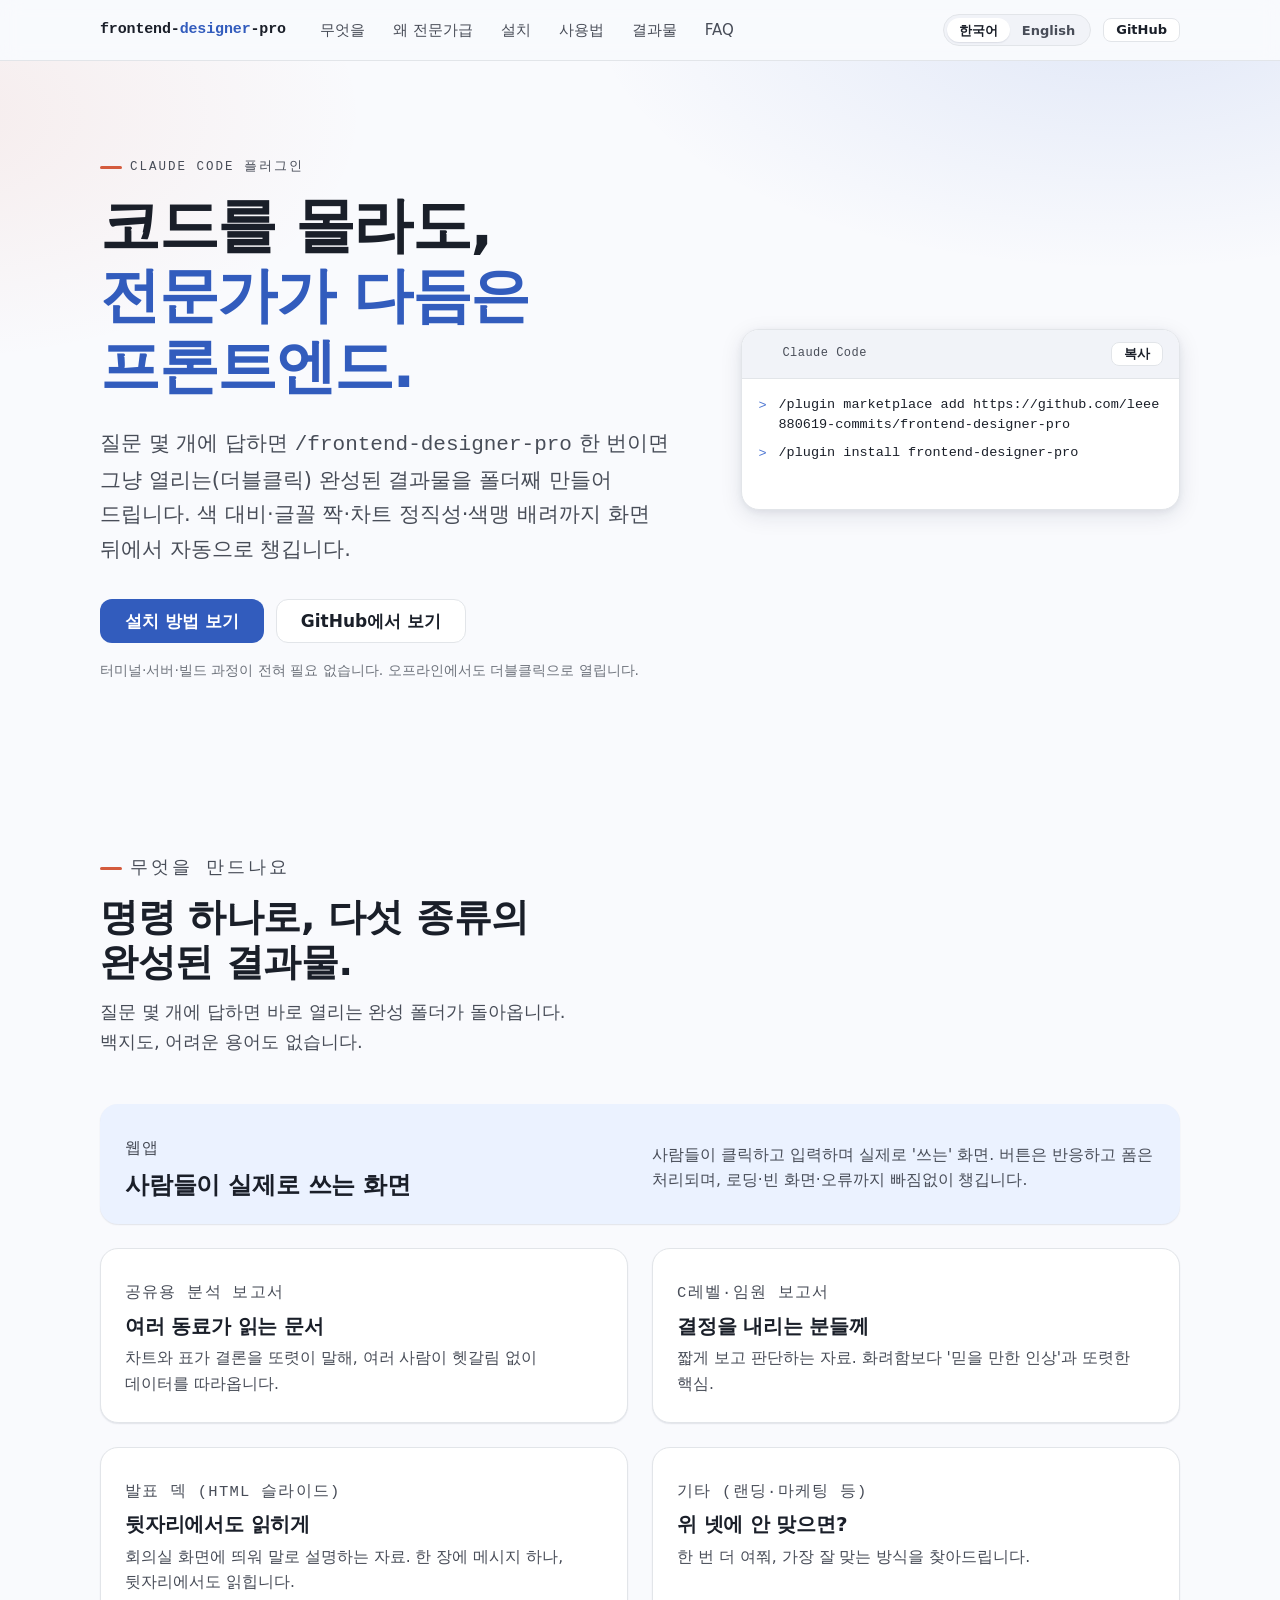
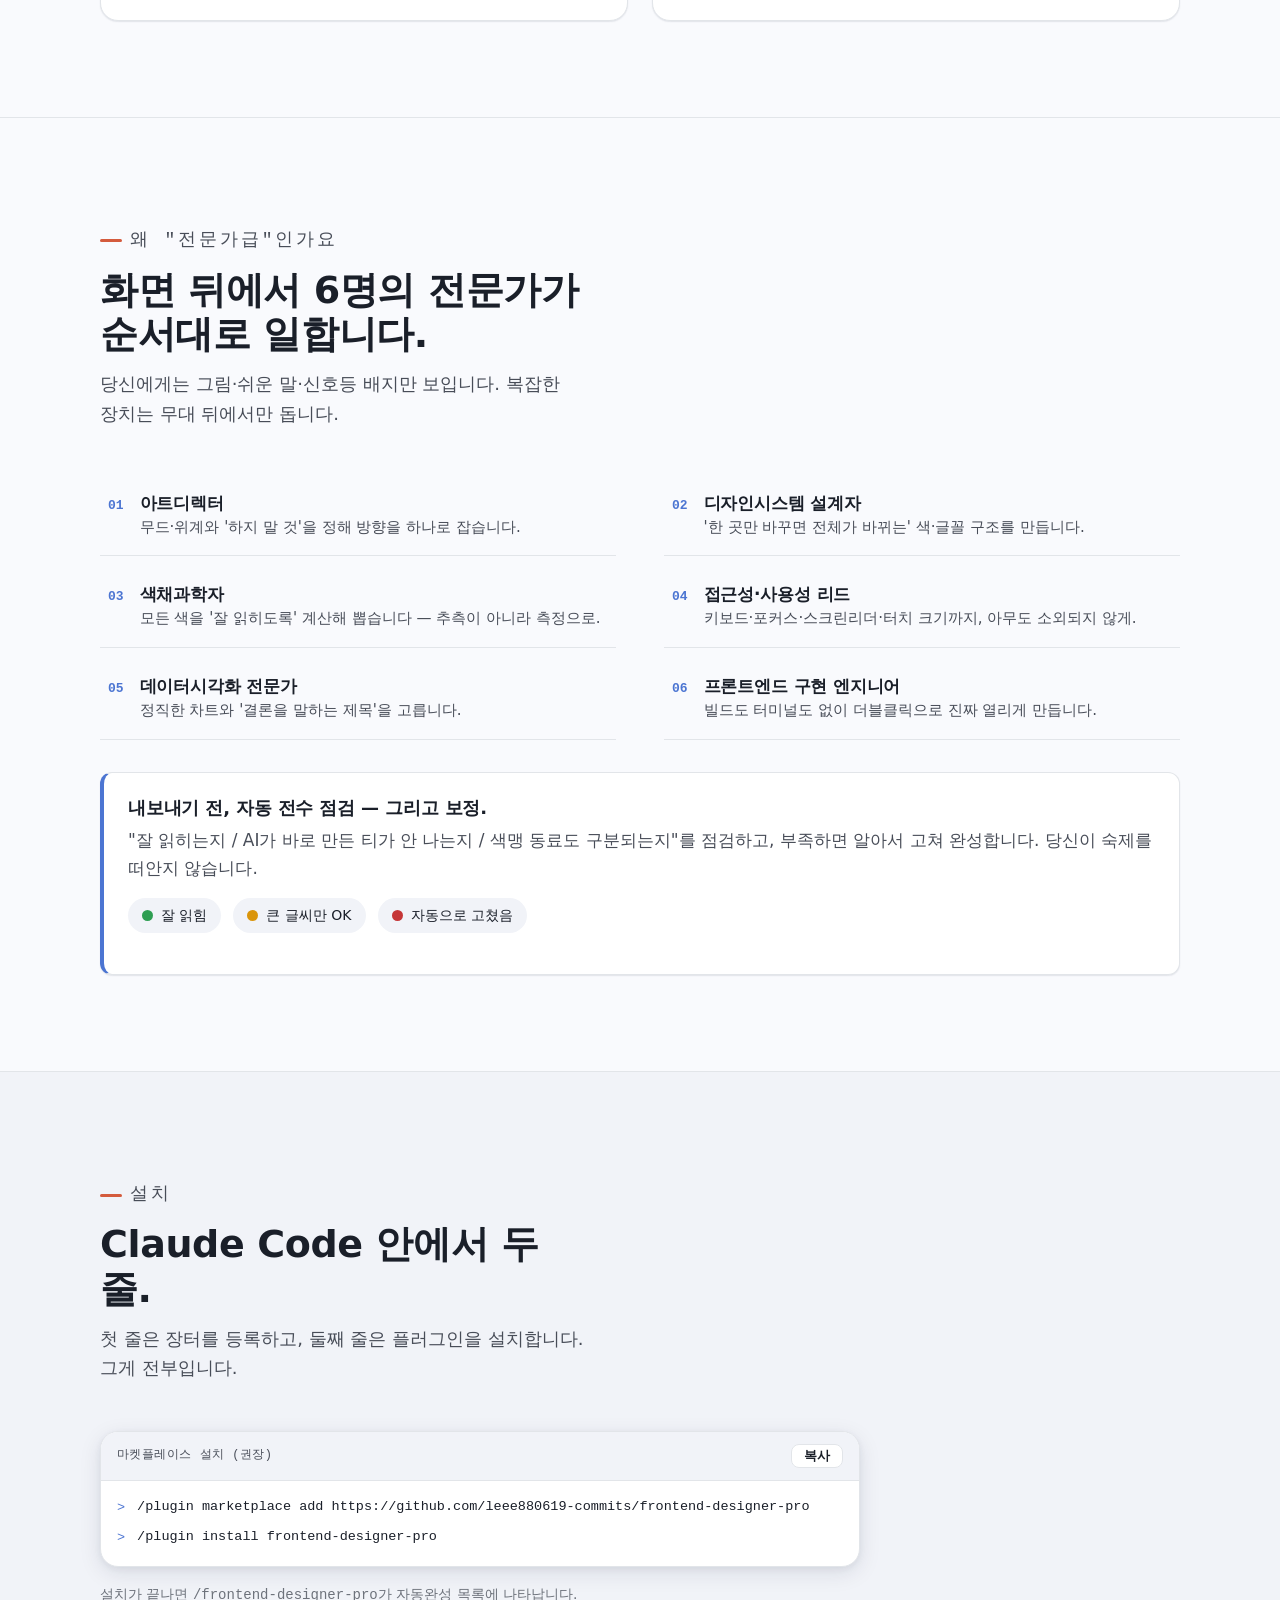
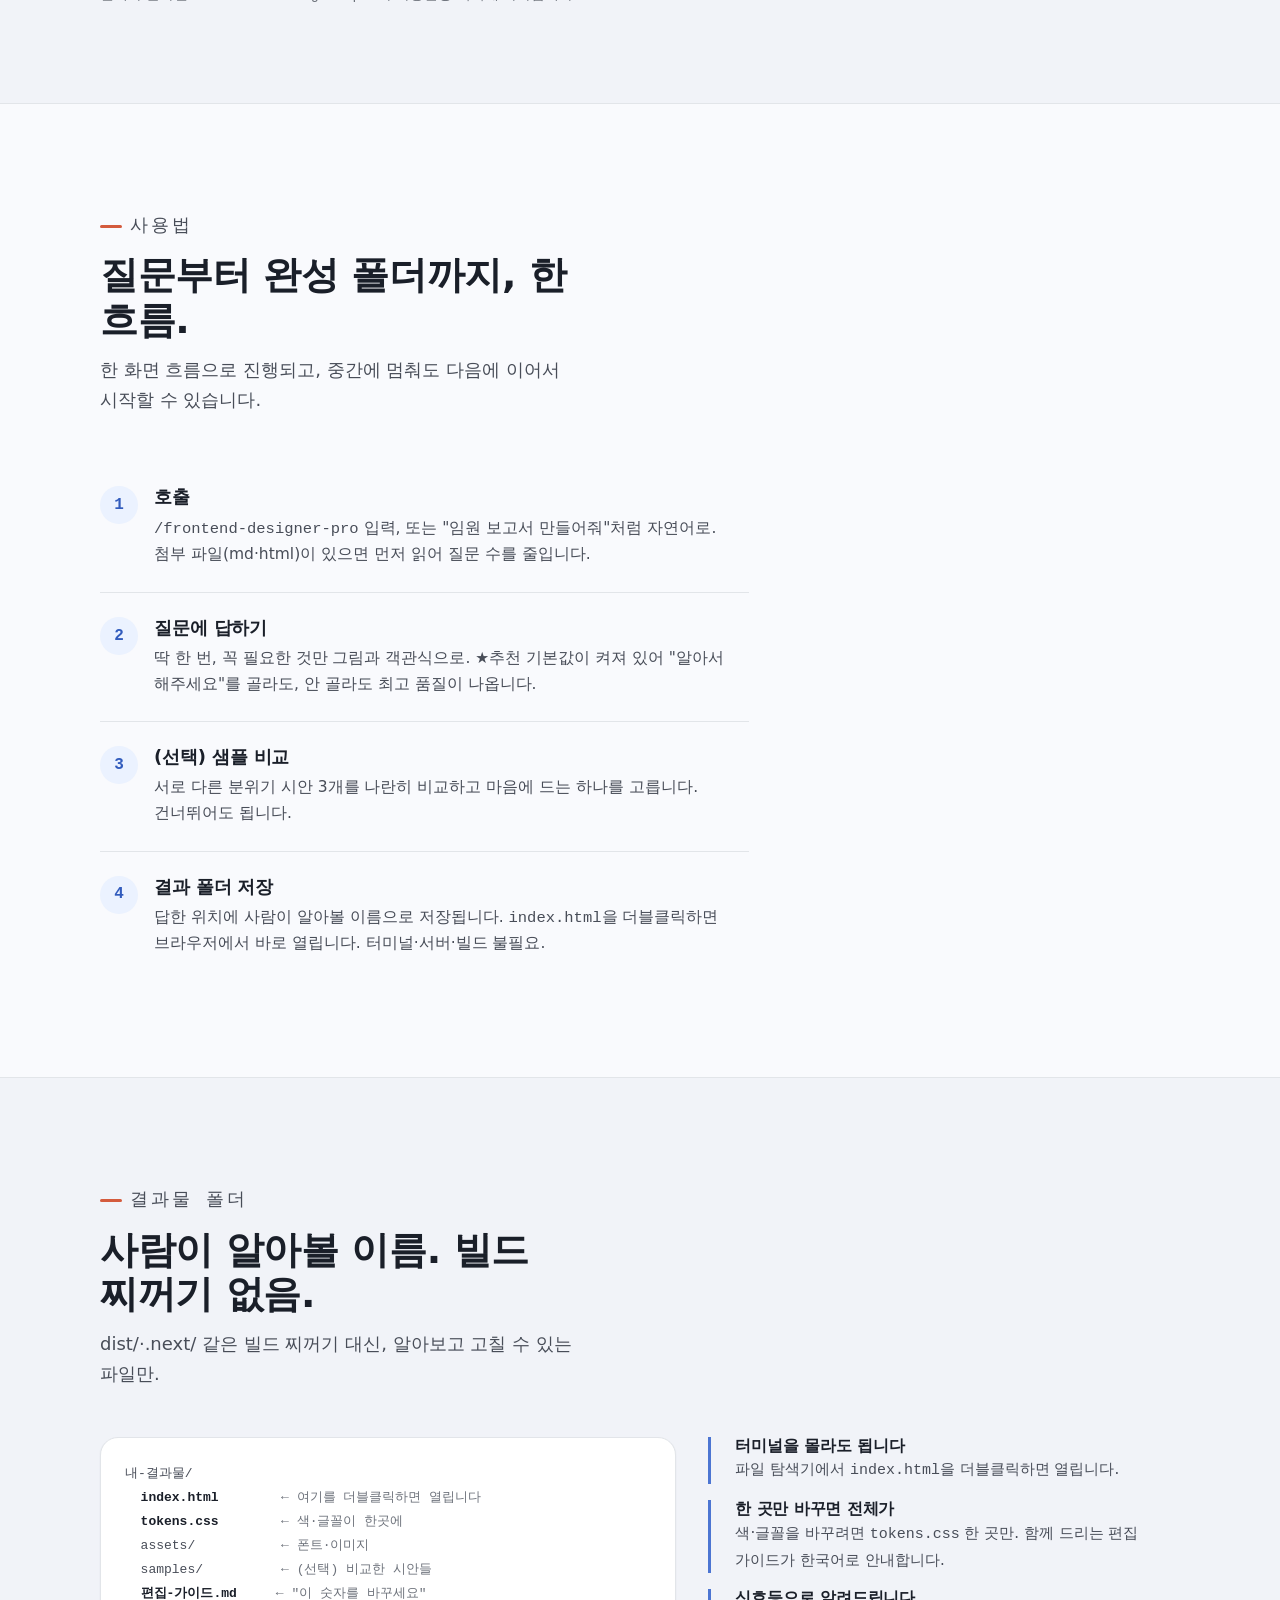
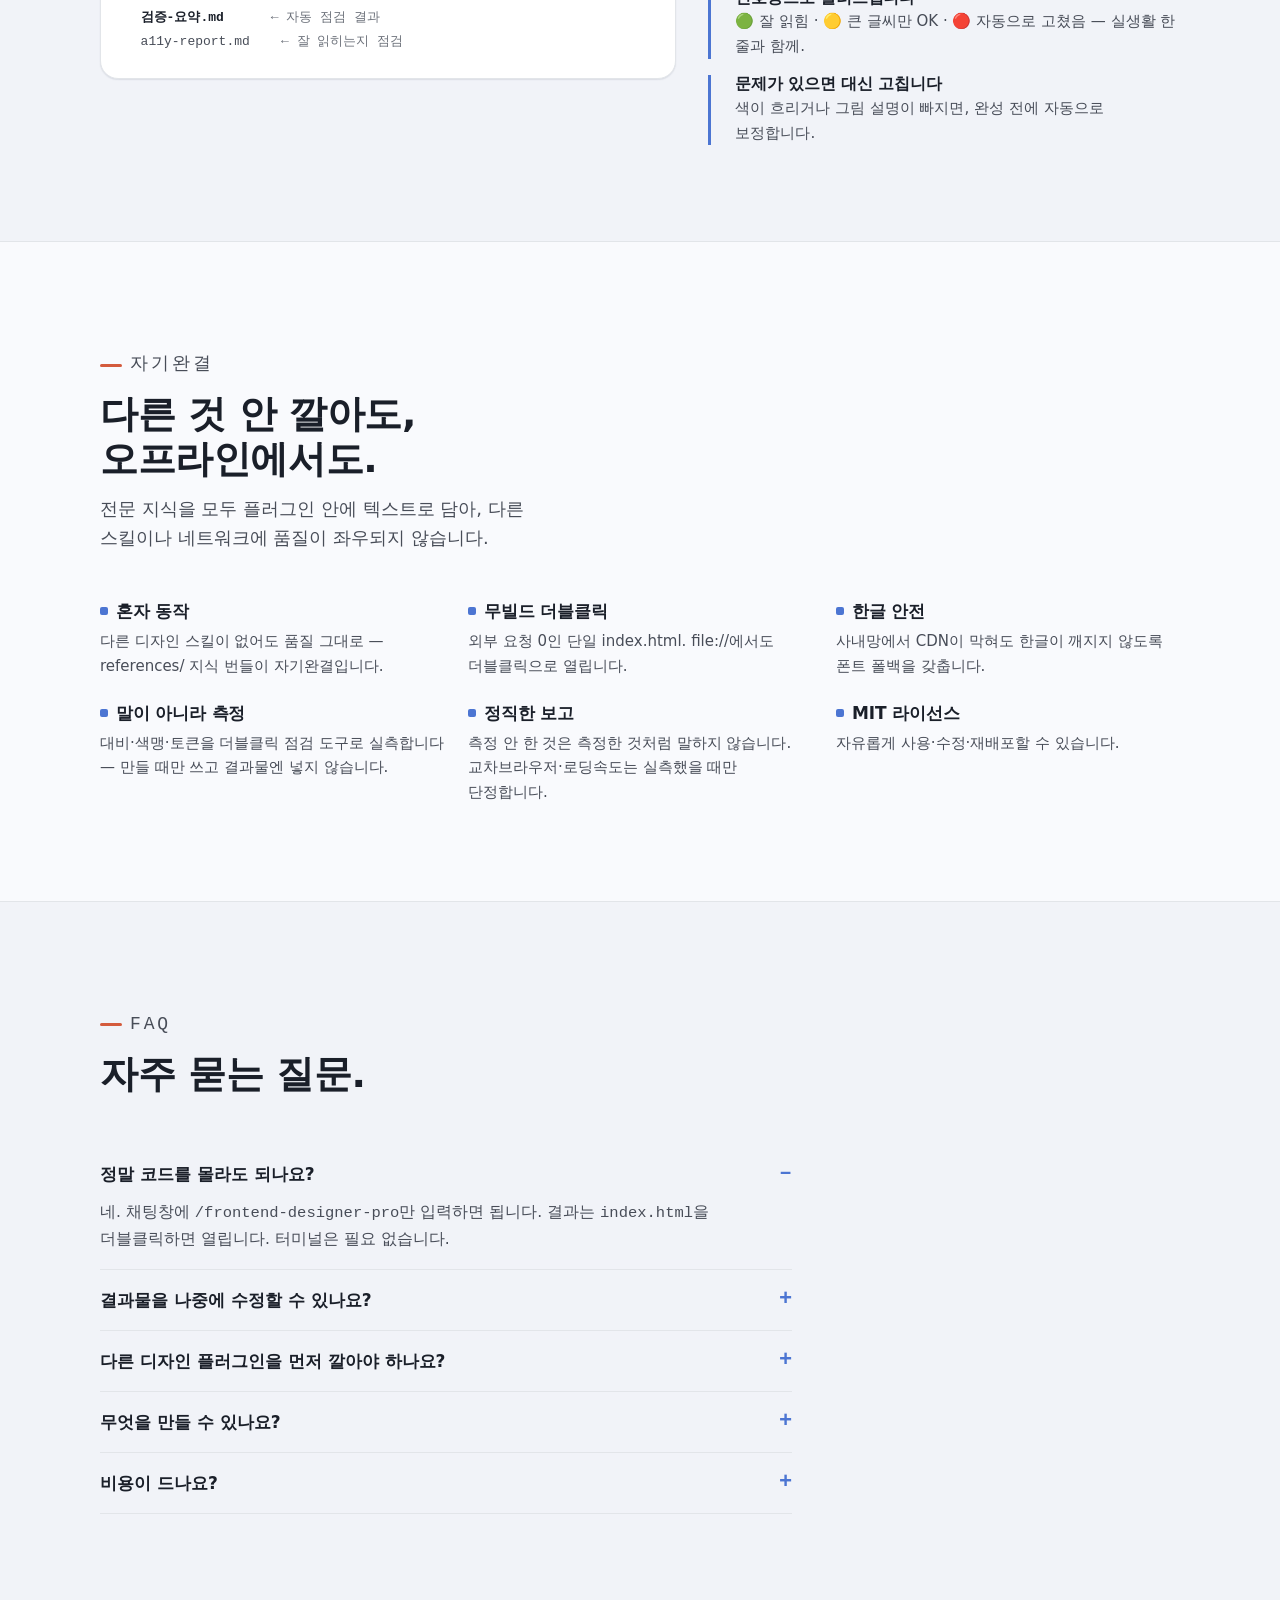
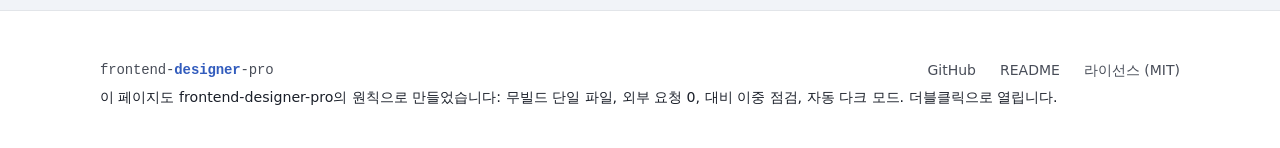
<file: index.html>
<!doctype html>
<html lang="ko">
<head>
<meta charset="utf-8">
<meta name="viewport" content="width=device-width, initial-scale=1">
<title>frontend-designer-pro — 전문가-프론트엔드 디자이너</title>
<meta name="description" content="/frontend-designer-pro 한 번으로, 코드를 몰라도 전문가가 의도적으로 다듬은 수준의 프론트엔드 결과물(웹앱·분석 보고서·임원 보고서·발표 덱)을 폴더째 받는 Claude Code 플러그인.">
<meta name="color-scheme" content="light dark">
<meta property="og:title" content="frontend-designer-pro — 전문가-프론트엔드 디자이너">
<meta property="og:description" content="코드를 몰라도, 전문가가 다듬은 프론트엔드. /frontend-designer-pro 한 번으로 완성된 결과물을 폴더째.">
<meta property="og:type" content="website">
<style>
/* =========================================================================
   frontend-designer-pro · landing page
   무빌드(no-build) 단일 파일 · 외부 요청 0 · 더블클릭으로 열림
   색은 OKLCH 우선 + hex 폴백(@supports). 본문/UI 색은 APCA AND WCAG 이중
   게이트를 측정 통과한 값(docs/03-landing-art-brief.md §3).
   ========================================================================= */

/* --- reference 토큰: hex 폴백(구형 브라우저) --- */
:root{
  --color-ink-900:#1a1f29; --color-ink-700:#484d58; --color-ink-500:#6d727b;
  --color-paper-0:#ffffff; --color-paper-50:#f9fafd; --color-paper-100:#f1f3f8;
  --color-line-200:#e2e5e9;
  --color-brand-50:#ebf2ff; --color-brand-500:#4c75d2; --color-brand-600:#325cbd; --color-brand-700:#21459d;
  --color-link:#21459d; --color-coral-500:#d45b3d;

  --space-1:4px; --space-2:8px; --space-3:12px; --space-4:16px; --space-5:24px;
  --space-6:32px; --space-7:48px; --space-8:64px; --space-9:96px;
  --radius-sm:8px; --radius-md:12px; --radius-lg:18px; --radius-pill:999px;
  --shadow-sm:0 1px 2px rgba(20,30,60,.06), 0 1px 1px rgba(20,30,60,.04);
  --shadow-md:0 6px 22px rgba(20,30,60,.10), 0 2px 6px rgba(20,30,60,.06);
  --line-tight:1.18; --line-base:1.65;
  --font-sans:"Pretendard Variable", Pretendard, -apple-system, system-ui, "Segoe UI", "Apple SD Gothic Neo", "Malgun Gothic", sans-serif;
  --font-mono:ui-monospace, "SFMono-Regular", "JetBrains Mono", "D2Coding", Menlo, Consolas, monospace;

  /* a11y 1급 7키 (경량 모드에서도 필수) */
  --focus-ring-color: var(--color-brand-500);
  --focus-ring-width:2px;
  --focus-ring-offset:2px;
  --motion-duration-fast:120ms;
  --motion-duration-base:200ms;
  --motion-reduce:1;
  --target-size-min:24px;
}
/* --- OKLCH 향상(지원 브라우저에서 폴백을 덮어씀) --- */
@supports (color: oklch(0.5 0.1 264)){
  :root{
    --color-ink-900:oklch(0.24 0.02 264); --color-ink-700:oklch(0.42 0.02 264); --color-ink-500:oklch(0.55 0.015 264);
    --color-paper-50:oklch(0.985 0.004 264); --color-paper-100:oklch(0.965 0.006 264);
    --color-line-200:oklch(0.92 0.006 264);
    --color-brand-50:oklch(0.96 0.02 264); --color-brand-500:oklch(0.58 0.15 264);
    --color-brand-600:oklch(0.50 0.16 264); --color-brand-700:oklch(0.42 0.15 264);
    --color-link:oklch(0.42 0.15 264); --color-coral-500:oklch(0.62 0.16 35);
  }
}

/* --- semantic 토큰(역할) — 반드시 var()로만 --- */
:root{
  --text-body:var(--color-ink-900);
  --text-secondary:var(--color-ink-700);
  --text-muted:var(--color-ink-500);
  --text-on-brand:var(--color-paper-0);
  --text-link:var(--color-link);
  --bg-page:var(--color-paper-50);
  --bg-raised:var(--color-paper-0);
  --bg-band:var(--color-paper-100);
  --bg-tint:var(--color-brand-50);
  --border-hair:var(--color-line-200);
  --accent:var(--color-brand-500);
  --accent-strong:var(--color-brand-600);
  --accent-hover:var(--color-brand-700);
  --accent-warm:var(--color-coral-500);
}

/* --- 다크: reference 계층만 스왑(semantic 불변) --- */
@media (prefers-color-scheme: dark){
  :root{
    --color-ink-900:#e4e8ef; --color-ink-700:#b3b7bf; --color-ink-500:#a1a5ac;
    --color-paper-0:#1d2027; --color-paper-50:#13161c; --color-paper-100:#252930;
    --color-line-200:#35383e; --color-brand-50:#232a3a; --color-link:#bdd8ff; --color-coral-500:#e0795f;
    --shadow-sm:0 1px 2px rgba(0,0,0,.5); --shadow-md:0 6px 22px rgba(0,0,0,.55), 0 2px 6px rgba(0,0,0,.4);
  }
  @supports (color: oklch(0.5 0.1 264)){
    :root{
      --color-ink-900:oklch(0.93 0.01 264); --color-ink-700:oklch(0.78 0.012 264); --color-ink-500:oklch(0.72 0.012 264);
      --color-paper-0:oklch(0.245 0.014 264); --color-paper-50:oklch(0.20 0.012 264); --color-paper-100:oklch(0.28 0.014 264);
      --color-line-200:oklch(0.34 0.012 264); --color-brand-50:oklch(0.30 0.03 264);
      --color-link:oklch(0.88 0.08 264); --color-coral-500:oklch(0.70 0.15 35);
    }
  }
}

/* --- 리셋 / 기본 --- */
*,*::before,*::after{box-sizing:border-box}
html{-webkit-text-size-adjust:100%}
body{
  margin:0; background:var(--bg-page); color:var(--text-body);
  font-family:var(--font-sans); font-size:17px; line-height:var(--line-base);
  word-break:keep-all; -webkit-font-smoothing:antialiased; text-rendering:optimizeLegibility;
}
html[lang="en"] body{word-break:normal}
img,svg{max-width:100%;display:block}
a{color:var(--text-link)}
h1,h2,h3{line-height:var(--line-tight); letter-spacing:-0.01em; margin:0}
p{margin:0}
:focus-visible{outline:var(--focus-ring-width) solid var(--focus-ring-color); outline-offset:var(--focus-ring-offset); border-radius:4px}
:focus:not(:focus-visible){outline:none}

.wrap{width:min(1080px, 100% - var(--space-5)); margin-inline:auto}
.eyebrow{
  font-family:var(--font-mono); font-size:12.5px; letter-spacing:0.16em; text-transform:uppercase;
  color:var(--text-secondary); margin:0 0 var(--space-3); display:flex; align-items:center; gap:var(--space-2);
}
.eyebrow::before{content:""; width:22px; height:3px; border-radius:2px; background:var(--accent-warm)}
.section{padding:var(--space-9) 0}
.section + .section{border-top:1px solid var(--border-hair)}
.section__head{max-width:46ch; margin-bottom:var(--space-7)}
.section__head h2{font-size:clamp(26px, 4.2vw, 38px)}
.section__head p{margin-top:var(--space-3); color:var(--text-secondary); font-size:18px}

/* --- skip link --- */
.skip{
  position:absolute; left:var(--space-4); top:-100px; z-index:100;
  background:var(--accent-strong); color:var(--text-on-brand); padding:10px 16px;
  border-radius:var(--radius-sm); font-weight:600; transition:top var(--motion-duration-fast) ease;
}
.skip:focus{top:var(--space-4)}

/* --- header --- */
.site-header{
  position:sticky; top:0; z-index:50; background:color-mix(in srgb, var(--bg-page) 86%, transparent);
  -webkit-backdrop-filter:saturate(1.4) blur(10px); backdrop-filter:saturate(1.4) blur(10px);
  border-bottom:1px solid var(--border-hair);
}
@supports not (backdrop-filter: blur(2px)){ .site-header{background:var(--bg-page)} }
.nav{display:flex; align-items:center; gap:var(--space-4); height:60px}
.brand{font-family:var(--font-mono); font-weight:700; font-size:15px; color:var(--text-body); text-decoration:none; letter-spacing:-0.01em; white-space:nowrap}
.brand b{color:var(--accent-strong)}
.nav__links{display:none; gap:var(--space-5); margin-left:var(--space-4)}
.nav__links a{color:var(--text-secondary); text-decoration:none; font-size:15px; font-weight:500; padding:6px 2px}
.nav__links a:hover{color:var(--text-body)}
.nav__spacer{flex:1}
.nav__right{display:flex; align-items:center; gap:var(--space-3)}

/* language toggle */
.langtoggle{display:inline-flex; background:var(--bg-band); border:1px solid var(--border-hair); border-radius:var(--radius-pill); padding:3px}
.langtoggle button{
  font:inherit; font-size:13px; font-weight:600; border:0; background:transparent; color:var(--text-secondary);
  padding:5px 12px; min-height:var(--target-size-min); border-radius:var(--radius-pill); cursor:pointer; line-height:1;
}
.langtoggle button[aria-pressed="true"]{background:var(--bg-raised); color:var(--text-body); box-shadow:var(--shadow-sm)}

.btn{
  display:inline-flex; align-items:center; justify-content:center; gap:var(--space-2);
  min-height:44px; padding:0 var(--space-5); border-radius:var(--radius-md); font:inherit; font-weight:600;
  text-decoration:none; cursor:pointer; border:1px solid transparent; white-space:nowrap;
}
@media (prefers-reduced-motion: no-preference){ .btn{transition:transform var(--motion-duration-base) ease, background-color var(--motion-duration-fast) ease} }
.btn--primary{background:var(--accent-strong); color:var(--text-on-brand)}
.btn--primary:hover{background:var(--accent-hover); transform:translateY(-1px)}
.btn--ghost{background:var(--bg-raised); color:var(--text-body); border-color:var(--border-hair)}
.btn--ghost:hover{border-color:var(--accent); transform:translateY(-1px)}
.btn--sm{min-height:var(--target-size-min); padding:0 var(--space-3); font-size:13px; border-radius:var(--radius-sm)}

/* --- hero --- */
.hero{position:relative; overflow:hidden; padding:var(--space-9) 0 var(--space-8)}
.hero::before{ /* 장식면(no-text): 은은한 코너 글로우 — 제네릭 보라 그라데이션 회피 */
  content:""; position:absolute; inset:0; pointer-events:none; z-index:0;
  background:
    radial-gradient(60% 55% at 88% -8%, color-mix(in srgb, var(--accent) 14%, transparent), transparent 70%),
    radial-gradient(48% 50% at -6% 8%, color-mix(in srgb, var(--accent-warm) 9%, transparent), transparent 72%);
}
.hero__grid{position:relative; z-index:1; display:grid; gap:var(--space-7); grid-template-columns:1fr}
.hero h1{font-size:clamp(34px, 7vw, 60px); letter-spacing:-0.025em; max-width:16ch}
.hero h1 .hl{color:var(--accent-strong)}
.hero__deck{margin-top:var(--space-5); font-size:clamp(17px, 2.4vw, 21px); color:var(--text-secondary); max-width:48ch}
.hero__cta{margin-top:var(--space-6); display:flex; flex-wrap:wrap; gap:var(--space-3)}
.hero__note{margin-top:var(--space-4); font-size:14px; color:var(--text-muted)}

/* install / code card */
.codecard{background:var(--bg-raised); border:1px solid var(--border-hair); border-radius:var(--radius-lg); box-shadow:var(--shadow-md); overflow:hidden}
.codecard__bar{display:flex; align-items:center; gap:var(--space-2); padding:var(--space-3) var(--space-4); border-bottom:1px solid var(--border-hair); background:var(--bg-band)}
.codecard__bar .label{font-family:var(--font-mono); font-size:12px; color:var(--text-secondary); letter-spacing:.04em}
.codecard__body{padding:var(--space-4)}
.cmd{display:flex; align-items:flex-start; gap:var(--space-3); margin:0}
.cmd + .cmd{margin-top:var(--space-2)}
.cmd code{font-family:var(--font-mono); font-size:13.5px; color:var(--text-body); line-height:1.5; word-break:break-all; flex:1}
.cmd .prompt{color:var(--accent); font-family:var(--font-mono); font-size:13.5px; user-select:none}
.copybtn{margin-left:auto}
.copy-status{font-size:13px; color:var(--accent-strong); font-weight:600; margin-top:var(--space-3); min-height:1.2em}

/* --- output types (비대칭: featured + 리스트, 균등 카드 회피) --- */
.outputs{display:grid; gap:var(--space-5); grid-template-columns:1fr}
.otype{background:var(--bg-raised); border:1px solid var(--border-hair); border-radius:var(--radius-lg); padding:var(--space-5); box-shadow:var(--shadow-sm)}
.otype--feature{background:var(--bg-tint); border-color:transparent}
.otype__tag{font-family:var(--font-mono); font-size:12px; letter-spacing:.08em; color:var(--accent-strong); text-transform:uppercase}
.otype h3{font-size:20px; margin-top:var(--space-2)}
.otype--feature h3{font-size:24px}
.otype p{margin-top:var(--space-2); color:var(--text-secondary); font-size:15.5px}

/* --- experts (lens rail: 균등카드 아님 — 번호 리스트 + 게이트 featured) --- */
.lenses{display:grid; gap:var(--space-3)}
.lens{display:grid; grid-template-columns:auto 1fr; gap:var(--space-4); align-items:baseline; padding:var(--space-4) var(--space-2); border-bottom:1px solid var(--border-hair)}
.lens__no{font-family:var(--font-mono); font-size:13px; color:var(--accent); font-weight:600}
.lens h3{font-size:17px}
.lens p{color:var(--text-secondary); font-size:15px; margin-top:2px}
.gatecard{margin-top:var(--space-6); background:var(--bg-raised); border:1px solid var(--border-hair); border-left:4px solid var(--accent); border-radius:var(--radius-md); padding:var(--space-5); box-shadow:var(--shadow-sm)}
.gatecard h3{font-size:18px}
.gatecard p{margin-top:var(--space-2); color:var(--text-secondary)}
.signals{display:flex; flex-wrap:wrap; gap:var(--space-3); margin-top:var(--space-4); padding:0; list-style:none}
.signal{display:flex; align-items:center; gap:var(--space-2); background:var(--bg-band); border-radius:var(--radius-pill); padding:6px 14px; font-size:14px; font-weight:500}
.signal .dot{width:11px; height:11px; border-radius:50%; flex:none}
.dot--g{background:#1f9d57} .dot--y{background:#c98a00} .dot--r{background:#c0392b}
@supports (color: oklch(0.5 0.1 264)){ .dot--g{background:oklch(0.62 0.15 150)} .dot--y{background:oklch(0.72 0.15 75)} .dot--r{background:oklch(0.55 0.18 25)} }

/* --- flow steps --- */
.steps{display:grid; gap:0; counter-reset:step; max-width:60ch}
.step{position:relative; display:grid; grid-template-columns:auto 1fr; gap:var(--space-4); padding:var(--space-5) 0; border-bottom:1px solid var(--border-hair)}
.step:last-child{border-bottom:0}
.step__num{counter-increment:step; width:38px; height:38px; flex:none; border-radius:50%; background:var(--bg-tint); color:var(--accent-strong); font-weight:700; font-family:var(--font-mono); display:grid; place-items:center; font-size:16px}
.step__num::before{content:counter(step)}
.step h3{font-size:18px}
.step p{margin-top:var(--space-2); color:var(--text-secondary); font-size:15.5px}

/* --- file tree --- */
.split{display:grid; gap:var(--space-6); grid-template-columns:1fr}
.tree{background:var(--bg-raised); border:1px solid var(--border-hair); border-radius:var(--radius-lg); padding:var(--space-5); box-shadow:var(--shadow-sm); overflow-x:auto}
.tree pre{margin:0; font-family:var(--font-mono); font-size:13px; line-height:1.85; color:var(--text-secondary)}
.tree .f{color:var(--text-body); font-weight:600}
.tree .c{color:var(--text-muted)}
.points{display:grid; gap:var(--space-4); align-content:start}
.point{padding-left:var(--space-5); border-left:3px solid var(--accent); }
.point h3{font-size:16px}
.point p{color:var(--text-secondary); font-size:15px; margin-top:2px}

/* --- self-contained band --- */
.band{background:var(--bg-band)}
.feats{display:grid; gap:var(--space-5); grid-template-columns:1fr}
.feat h3{font-size:17px; display:flex; align-items:center; gap:var(--space-2)}
.feat h3::before{content:""; width:8px; height:8px; border-radius:2px; background:var(--accent); flex:none}
.feat p{color:var(--text-secondary); font-size:15px; margin-top:var(--space-2)}

/* --- FAQ --- */
.faq{max-width:64ch}
.faq details{border-bottom:1px solid var(--border-hair); padding:var(--space-4) 0}
.faq summary{cursor:pointer; font-weight:600; font-size:17px; list-style:none; display:flex; justify-content:space-between; align-items:center; gap:var(--space-4)}
.faq summary::-webkit-details-marker{display:none}
.faq summary::after{content:"+"; font-family:var(--font-mono); color:var(--accent); font-size:22px; line-height:1; flex:none}
.faq details[open] summary::after{content:"–"}
.faq summary:focus-visible{outline:var(--focus-ring-width) solid var(--focus-ring-color); outline-offset:var(--focus-ring-offset)}
.faq p{margin-top:var(--space-3); color:var(--text-secondary); font-size:15.5px}

/* --- footer --- */
.site-footer{border-top:1px solid var(--border-hair); padding:var(--space-7) 0; background:var(--bg-raised)}
.foot{display:flex; flex-wrap:wrap; gap:var(--space-5); align-items:center; justify-content:space-between}
.foot a{color:var(--text-secondary); text-decoration:none; font-size:14px; font-weight:500}
.foot a:hover{color:var(--text-body)}
.foot__links{display:flex; flex-wrap:wrap; gap:var(--space-5)}
.foot small{display:block; color:var(--text-muted); font-size:13px; margin-top:var(--space-4); line-height:1.7}

/* --- reveal (JS·모션 허용 시에만) --- */
@media (prefers-reduced-motion: no-preference){
  html.has-js .reveal{opacity:0; transform:translateY(14px); transition:opacity var(--motion-duration-base) ease, transform var(--motion-duration-base) ease}
  html.has-js .reveal.is-visible{opacity:1; transform:none}
}

/* --- 반응형 --- */
@media (min-width:720px){
  .hero__grid{grid-template-columns:1.15fr 0.85fr; align-items:center}
  .outputs{grid-template-columns:1fr 1fr}
  .otype--feature{grid-column:1 / -1; display:grid; grid-template-columns:1fr 1fr; gap:var(--space-5); align-items:center}
  .feats{grid-template-columns:1fr 1fr 1fr}
  .split{grid-template-columns:1.1fr 0.9fr; align-items:start}
  .nav__links{display:flex}
}
@media (min-width:980px){
  .lenses{grid-template-columns:1fr 1fr; column-gap:var(--space-7)}
}

/* --- print(랜딩은 필수 아님 — 기본 정리만) --- */
@media print{
  .site-header,.hero::before,.copybtn,.langtoggle,.hero__cta{display:none !important}
  body{background:#fff; color:#000; font-size:12pt}
  .section{padding:18px 0; border-color:#ccc}
  a{color:#000; text-decoration:underline}
}
</style>
</head>
<body>
<a class="skip" href="#main" data-en="Skip to content">본문으로 건너뛰기</a>

<header class="site-header">
  <div class="wrap nav">
    <a class="brand" href="#top">frontend-<b>designer</b>-pro</a>
    <nav class="nav__links" aria-label="섹션" data-en-aria="Sections">
      <a href="#what" data-en="What">무엇을</a>
      <a href="#why" data-en="Why pro">왜 전문가급</a>
      <a href="#install" data-en="Install">설치</a>
      <a href="#how" data-en="How">사용법</a>
      <a href="#output" data-en="Output">결과물</a>
      <a href="#faq">FAQ</a>
    </nav>
    <span class="nav__spacer"></span>
    <div class="nav__right">
      <div class="langtoggle" role="group" aria-label="언어 선택 / Language" data-en-aria="Language">
        <button type="button" id="lang-ko" aria-pressed="true">한국어</button>
        <button type="button" id="lang-en" aria-pressed="false">English</button>
      </div>
      <a class="btn btn--ghost btn--sm" href="https://github.com/leee880619-commits/frontend-designer-pro" rel="noopener">GitHub</a>
    </div>
  </div>
</header>

<main id="main">
  <span id="top"></span>

  <!-- HERO -->
  <section class="hero">
    <div class="wrap hero__grid">
      <div>
        <p class="eyebrow" data-en="Claude Code plugin">Claude Code 플러그인</p>
        <h1 data-en="Expert-crafted frontend — <span class='hl'>even if you don't code.</span>">코드를 몰라도, <span class="hl">전문가가 다듬은 프론트엔드.</span></h1>
        <p class="hero__deck">
          <span data-en="Answer a few questions and">질문 몇 개에 답하면</span>
          <code>/frontend-designer-pro</code>
          <span data-en="hands you a finished result you just double-click to open — a whole folder of it. Color contrast, font pairing, chart honesty, and color-blind care are all handled backstage, automatically.">한 번이면 그냥 열리는(더블클릭) 완성된 결과물을 폴더째 만들어 드립니다. 색 대비·글꼴 짝·차트 정직성·색맹 배려까지 화면 뒤에서 자동으로 챙깁니다.</span>
        </p>
        <div class="hero__cta">
          <a class="btn btn--primary" href="#install" data-en="See how to install">설치 방법 보기</a>
          <a class="btn btn--ghost" href="https://github.com/leee880619-commits/frontend-designer-pro" rel="noopener" data-en="View on GitHub">GitHub에서 보기</a>
        </div>
        <p class="hero__note" data-en="No terminal, no server, no build step. Works offline by double-click.">터미널·서버·빌드 과정이 전혀 필요 없습니다. 오프라인에서도 더블클릭으로 열립니다.</p>
      </div>
      <div class="reveal">
        <div class="codecard" aria-label="설치 명령" data-en-aria="Install commands">
          <div class="codecard__bar">
            <span class="dot dot--r" aria-hidden="true"></span><span class="dot dot--y" aria-hidden="true"></span><span class="dot dot--g" aria-hidden="true"></span>
            <span class="label">Claude Code</span>
            <button type="button" class="btn btn--ghost btn--sm copybtn" id="copyBtn" data-copy="/plugin marketplace add https://github.com/leee880619-commits/frontend-designer-pro&#10;/plugin install frontend-designer-pro" data-en="Copy">복사</button>
          </div>
          <div class="codecard__body">
            <p class="cmd"><span class="prompt">&gt;</span> <code>/plugin marketplace add https://github.com/leee880619-commits/frontend-designer-pro</code></p>
            <p class="cmd"><span class="prompt">&gt;</span> <code>/plugin install frontend-designer-pro</code></p>
            <p class="copy-status" id="copyStatus" role="status" aria-live="polite"></p>
          </div>
        </div>
      </div>
    </div>
  </section>

  <!-- WHAT -->
  <section class="section" id="what">
    <div class="wrap">
      <div class="section__head reveal">
        <p class="eyebrow" data-en="What it makes">무엇을 만드나요</p>
        <h2 data-en="One command, five kinds of finished work.">명령 하나로, 다섯 종류의 완성된 결과물.</h2>
        <p data-en="Answer a few multiple-choice questions and a complete, ready-to-open folder comes back. No blank canvas, no jargon.">질문 몇 개에 답하면 바로 열리는 완성 폴더가 돌아옵니다. 백지도, 어려운 용어도 없습니다.</p>
      </div>
      <div class="outputs reveal">
        <article class="otype otype--feature">
          <div>
            <p class="otype__tag" data-en="Web app">웹앱</p>
            <h3 data-en="Screens people actually use">사람들이 실제로 쓰는 화면</h3>
          </div>
          <p data-en="Pages people click and type into. Buttons respond, forms get processed — with every state (loading, empty, error) handled.">사람들이 클릭하고 입력하며 실제로 '쓰는' 화면. 버튼은 반응하고 폼은 처리되며, 로딩·빈 화면·오류까지 빠짐없이 챙깁니다.</p>
        </article>
        <article class="otype">
          <p class="otype__tag" data-en="Analysis report">공유용 분석 보고서</p>
          <h3 data-en="Read by many colleagues">여러 동료가 읽는 문서</h3>
          <p data-en="Charts and tables that state the conclusion clearly, so everyone follows the data the same way.">차트와 표가 결론을 또렷이 말해, 여러 사람이 헷갈림 없이 데이터를 따라옵니다.</p>
        </article>
        <article class="otype">
          <p class="otype__tag" data-en="Executive report">C레벨·임원 보고서</p>
          <h3 data-en="For people who decide">결정을 내리는 분들께</h3>
          <p data-en="Brief enough to judge fast. Trust and clarity over flashiness.">짧게 보고 판단하는 자료. 화려함보다 '믿을 만한 인상'과 또렷한 핵심.</p>
        </article>
        <article class="otype">
          <p class="otype__tag" data-en="Presentation deck">발표 덱 (HTML 슬라이드)</p>
          <h3 data-en="Readable from the back row">뒷자리에서도 읽히게</h3>
          <p data-en="Shown on a meeting-room screen and narrated. One message per slide, readable from the back.">회의실 화면에 띄워 말로 설명하는 자료. 한 장에 메시지 하나, 뒷자리에서도 읽힙니다.</p>
        </article>
        <article class="otype">
          <p class="otype__tag" data-en="Other">기타 (랜딩·마케팅 등)</p>
          <h3 data-en="Doesn't fit the four?">위 넷에 안 맞으면?</h3>
          <p data-en="One more question pins down what you want and routes to the best-fitting approach.">한 번 더 여쭤, 가장 잘 맞는 방식을 찾아드립니다.</p>
        </article>
      </div>
    </div>
  </section>

  <!-- WHY PRO -->
  <section class="section" id="why">
    <div class="wrap">
      <div class="section__head reveal">
        <p class="eyebrow" data-en="Why &quot;pro&quot;">왜 "전문가급"인가요</p>
        <h2 data-en="Six experts run behind the screen — in order.">화면 뒤에서 6명의 전문가가 순서대로 일합니다.</h2>
        <p data-en="You see pictures, plain words, and traffic-light badges. The machinery stays backstage.">당신에게는 그림·쉬운 말·신호등 배지만 보입니다. 복잡한 장치는 무대 뒤에서만 돕니다.</p>
      </div>
      <div class="lenses reveal">
        <div class="lens"><span class="lens__no">01</span><div><h3 data-en="Art director">아트디렉터</h3><p data-en="Sets one clear direction — mood, hierarchy, and what NOT to do.">무드·위계와 '하지 말 것'을 정해 방향을 하나로 잡습니다.</p></div></div>
        <div class="lens"><span class="lens__no">02</span><div><h3 data-en="Design-system architect">디자인시스템 설계자</h3><p data-en="Builds a &quot;change one place, the whole thing changes&quot; color &amp; font structure.">'한 곳만 바꾸면 전체가 바뀌는' 색·글꼴 구조를 만듭니다.</p></div></div>
        <div class="lens"><span class="lens__no">03</span><div><h3 data-en="Color scientist">색채과학자</h3><p data-en="Derives every shade so text stays legible — measured, not guessed.">모든 색을 '잘 읽히도록' 계산해 뽑습니다 — 추측이 아니라 측정으로.</p></div></div>
        <div class="lens"><span class="lens__no">04</span><div><h3 data-en="Accessibility &amp; UX lead">접근성·사용성 리드</h3><p data-en="Keyboard, focus, screen readers, touch targets — nobody gets left out.">키보드·포커스·스크린리더·터치 크기까지, 아무도 소외되지 않게.</p></div></div>
        <div class="lens"><span class="lens__no">05</span><div><h3 data-en="Data-viz specialist">데이터시각화 전문가</h3><p data-en="Picks the honest chart and a title that states the conclusion.">정직한 차트와 '결론을 말하는 제목'을 고릅니다.</p></div></div>
        <div class="lens"><span class="lens__no">06</span><div><h3 data-en="Frontend implementation engineer">프론트엔드 구현 엔지니어</h3><p data-en="Makes it actually open by double-click — no build, no terminal.">빌드도 터미널도 없이 더블클릭으로 진짜 열리게 만듭니다.</p></div></div>
      </div>
      <div class="gatecard reveal">
        <h3 data-en="Before export, an automatic full check — and a fix.">내보내기 전, 자동 전수 점검 — 그리고 보정.</h3>
        <p data-en="&quot;Is it legible? Does it look auto-generated? Can a color-blind colleague tell things apart?&quot; If something falls short, it gets fixed before finishing. You never inherit the homework.">"잘 읽히는지 / AI가 바로 만든 티가 안 나는지 / 색맹 동료도 구분되는지"를 점검하고, 부족하면 알아서 고쳐 완성합니다. 당신이 숙제를 떠안지 않습니다.</p>
        <ul class="signals">
          <li class="signal"><span class="dot dot--g" aria-hidden="true"></span><span data-en="Clearly legible">잘 읽힘</span></li>
          <li class="signal"><span class="dot dot--y" aria-hidden="true"></span><span data-en="Large text only">큰 글씨만 OK</span></li>
          <li class="signal"><span class="dot dot--r" aria-hidden="true"></span><span data-en="Auto-corrected">자동으로 고쳤음</span></li>
        </ul>
      </div>
    </div>
  </section>

  <!-- INSTALL -->
  <section class="section band" id="install">
    <div class="wrap">
      <div class="section__head reveal">
        <p class="eyebrow" data-en="Install">설치</p>
        <h2 data-en="Two lines inside Claude Code.">Claude Code 안에서 두 줄.</h2>
        <p data-en="The first line registers the marketplace; the second installs the plugin. That's it.">첫 줄은 장터를 등록하고, 둘째 줄은 플러그인을 설치합니다. 그게 전부입니다.</p>
      </div>
      <div class="reveal" style="max-width:760px">
        <div class="codecard">
          <div class="codecard__bar">
            <span class="label" data-en="Marketplace install (recommended)">마켓플레이스 설치 (권장)</span>
            <button type="button" class="btn btn--ghost btn--sm copybtn" data-copy="/plugin marketplace add https://github.com/leee880619-commits/frontend-designer-pro&#10;/plugin install frontend-designer-pro" data-en="Copy">복사</button>
          </div>
          <div class="codecard__body">
            <p class="cmd"><span class="prompt">&gt;</span> <code>/plugin marketplace add https://github.com/leee880619-commits/frontend-designer-pro</code></p>
            <p class="cmd"><span class="prompt">&gt;</span> <code>/plugin install frontend-designer-pro</code></p>
          </div>
        </div>
        <p class="hero__note" data-en="Once installed, /frontend-designer-pro appears in the autocomplete list.">설치가 끝나면 <code>/frontend-designer-pro</code>가 자동완성 목록에 나타납니다.</p>
      </div>
    </div>
  </section>

  <!-- HOW -->
  <section class="section" id="how">
    <div class="wrap">
      <div class="section__head reveal">
        <p class="eyebrow" data-en="How it works">사용법</p>
        <h2 data-en="One flow, from question to finished folder.">질문부터 완성 폴더까지, 한 흐름.</h2>
        <p data-en="It runs in one screen flow. Stop midway and pick up later — your decisions are remembered.">한 화면 흐름으로 진행되고, 중간에 멈춰도 다음에 이어서 시작할 수 있습니다.</p>
      </div>
      <div class="steps reveal">
        <div class="step"><span class="step__num" aria-hidden="true"></span><div>
          <h3 data-en="Call it">호출</h3>
          <p data-en="Type /frontend-designer-pro, or just say &quot;make me an executive report.&quot; Attach a file (md/html) and it reads it first to ask fewer questions."><code>/frontend-designer-pro</code> 입력, 또는 "임원 보고서 만들어줘"처럼 자연어로. 첨부 파일(md·html)이 있으면 먼저 읽어 질문 수를 줄입니다.</p></div></div>
        <div class="step"><span class="step__num" aria-hidden="true"></span><div>
          <h3 data-en="Answer the questions">질문에 답하기</h3>
          <p data-en="Just once, only what matters — as pictures and multiple choice. A ★recommended default is pre-selected, so picking &quot;you decide&quot; (or nothing) still yields top quality.">딱 한 번, 꼭 필요한 것만 그림과 객관식으로. ★추천 기본값이 켜져 있어 "알아서 해주세요"를 골라도, 안 골라도 최고 품질이 나옵니다.</p></div></div>
        <div class="step"><span class="step__num" aria-hidden="true"></span><div>
          <h3 data-en="(Optional) Compare samples">(선택) 샘플 비교</h3>
          <p data-en="Want to compare three different moods side by side? Pick the one you like. Skippable.">서로 다른 분위기 시안 3개를 나란히 비교하고 마음에 드는 하나를 고릅니다. 건너뛰어도 됩니다.</p></div></div>
        <div class="step"><span class="step__num" aria-hidden="true"></span><div>
          <h3 data-en="Save the result folder">결과 폴더 저장</h3>
          <p data-en="Saved where you chose, with human-readable names. Double-click index.html and it opens in the browser. No terminal, server, or build.">답한 위치에 사람이 알아볼 이름으로 저장됩니다. <code>index.html</code>을 더블클릭하면 브라우저에서 바로 열립니다. 터미널·서버·빌드 불필요.</p></div></div>
      </div>
    </div>
  </section>

  <!-- OUTPUT -->
  <section class="section band" id="output">
    <div class="wrap">
      <div class="section__head reveal">
        <p class="eyebrow" data-en="The result folder">결과물 폴더</p>
        <h2 data-en="Human-readable names. No build leftovers.">사람이 알아볼 이름. 빌드 찌꺼기 없음.</h2>
        <p data-en="No dist/ or .next/ clutter — just files you can recognize and edit.">dist/·.next/ 같은 빌드 찌꺼기 대신, 알아보고 고칠 수 있는 파일만.</p>
      </div>
      <div class="split reveal">
        <div class="tree">
<pre>내-결과물/
  <span class="f">index.html</span>        <span class="c"><span data-en="open this — double-click">← 여기를 더블클릭하면 열립니다</span></span>
  <span class="f">tokens.css</span>        <span class="c"><span data-en="colors &amp; fonts in one place">← 색·글꼴이 한곳에</span></span>
  assets/           <span class="c"><span data-en="fonts, images">← 폰트·이미지</span></span>
  samples/          <span class="c"><span data-en="(optional) compared drafts">← (선택) 비교한 시안들</span></span>
  <span class="f"><span data-en="editing-guide.md">편집-가이드.md</span></span>     <span class="c"><span data-en="&quot;change this number&quot;">← "이 숫자를 바꾸세요"</span></span>
  <span class="f"><span data-en="check-summary.md">검증-요약.md</span></span>      <span class="c"><span data-en="auto-check results">← 자동 점검 결과</span></span>
  a11y-report.md    <span class="c"><span data-en="legibility report">← 잘 읽히는지 점검</span></span></pre>
        </div>
        <div class="points">
          <div class="point"><h3 data-en="No terminal needed">터미널을 몰라도 됩니다</h3><p data-en="Open index.html from the file explorer by double-click.">파일 탐색기에서 <code>index.html</code>을 더블클릭하면 열립니다.</p></div>
          <div class="point"><h3 data-en="Change one place">한 곳만 바꾸면 전체가</h3><p data-en="Edit tokens.css once to change colors or fonts everywhere. A Korean editing guide shows exactly where.">색·글꼴을 바꾸려면 <code>tokens.css</code> 한 곳만. 함께 드리는 편집 가이드가 한국어로 안내합니다.</p></div>
          <div class="point"><h3 data-en="Reported as traffic lights">신호등으로 알려드립니다</h3><p data-en="🟢 clearly legible · 🟡 large text only · 🔴 auto-corrected — with a one-line, real-life note.">🟢 잘 읽힘 · 🟡 큰 글씨만 OK · 🔴 자동으로 고쳤음 — 실생활 한 줄과 함께.</p></div>
          <div class="point"><h3 data-en="Fixed for you">문제가 있으면 대신 고칩니다</h3><p data-en="Faint colors or a missing image description get auto-corrected before finishing.">색이 흐리거나 그림 설명이 빠지면, 완성 전에 자동으로 보정합니다.</p></div>
        </div>
      </div>
    </div>
  </section>

  <!-- SELF-CONTAINED -->
  <section class="section" id="self">
    <div class="wrap">
      <div class="section__head reveal">
        <p class="eyebrow" data-en="Self-contained">자기완결</p>
        <h2 data-en="Nothing else to install. Works offline.">다른 것 안 깔아도, 오프라인에서도.</h2>
        <p data-en="Every bit of expert knowledge is bundled inside the plugin as text, so quality doesn't depend on other skills or a network.">전문 지식을 모두 플러그인 안에 텍스트로 담아, 다른 스킬이나 네트워크에 품질이 좌우되지 않습니다.</p>
      </div>
      <div class="feats reveal">
        <div class="feat"><h3 data-en="Standalone">혼자 동작</h3><p data-en="Works the same even if other design skills aren't installed — the references/ bundle is self-contained.">다른 디자인 스킬이 없어도 품질 그대로 — references/ 지식 번들이 자기완결입니다.</p></div>
        <div class="feat"><h3 data-en="No build, double-click">무빌드 더블클릭</h3><p data-en="A single index.html with zero external requests. It opens by double-click, even on file://.">외부 요청 0인 단일 index.html. file://에서도 더블클릭으로 열립니다.</p></div>
        <div class="feat"><h3 data-en="Korean-safe offline">한글 안전</h3><p data-en="Even if a CDN is blocked on your office network, Korean text won't break — font fallbacks are built in.">사내망에서 CDN이 막혀도 한글이 깨지지 않도록 폰트 폴백을 갖춥니다.</p></div>
        <div class="feat"><h3 data-en="Measured, not claimed">말이 아니라 측정</h3><p data-en="Contrast, color-blindness, and tokens are checked by a double-click audit tool — used only at build time, never shipped to you.">대비·색맹·토큰을 더블클릭 점검 도구로 실측합니다 — 만들 때만 쓰고 결과물엔 넣지 않습니다.</p></div>
        <div class="feat"><h3 data-en="Honest reporting">정직한 보고</h3><p data-en="What wasn't measured isn't claimed as measured. Cross-browser and load speed are stated only when actually tested.">측정 안 한 것은 측정한 것처럼 말하지 않습니다. 교차브라우저·로딩속도는 실측했을 때만 단정합니다.</p></div>
        <div class="feat"><h3 data-en="MIT licensed">MIT 라이선스</h3><p data-en="Free to use, modify, and redistribute.">자유롭게 사용·수정·재배포할 수 있습니다.</p></div>
      </div>
    </div>
  </section>

  <!-- FAQ -->
  <section class="section band" id="faq">
    <div class="wrap">
      <div class="section__head reveal">
        <p class="eyebrow">FAQ</p>
        <h2 data-en="Questions, answered plainly.">자주 묻는 질문.</h2>
      </div>
      <div class="faq reveal">
        <details open>
          <summary data-en="Do I really not need to code?">정말 코드를 몰라도 되나요?</summary>
          <p data-en="Right. Type /frontend-designer-pro in the chat box; open the result by double-clicking index.html. No terminal involved.">네. 채팅창에 <code>/frontend-designer-pro</code>만 입력하면 됩니다. 결과는 <code>index.html</code>을 더블클릭하면 열립니다. 터미널은 필요 없습니다.</p>
        </details>
        <details>
          <summary data-en="Can I edit the result later?">결과물을 나중에 수정할 수 있나요?</summary>
          <p data-en="Yes. Change tokens.css in one place and colors/fonts update everywhere. The included Korean editing guide tells you exactly which line to change.">네. <code>tokens.css</code> 한 곳만 바꾸면 색·글꼴이 전체에 반영됩니다. 함께 드리는 편집 가이드가 어느 줄을 바꿀지 한국어로 안내합니다.</p>
        </details>
        <details>
          <summary data-en="Do I need to install another design plugin first?">다른 디자인 플러그인을 먼저 깔아야 하나요?</summary>
          <p data-en="No. It runs completely on its own — the knowledge it needs is bundled inside.">아니요. 혼자서 완전히 동작합니다 — 필요한 지식이 안에 번들돼 있습니다.</p>
        </details>
        <details>
          <summary data-en="What can it build?">무엇을 만들 수 있나요?</summary>
          <p data-en="Web apps, analysis reports, executive reports, presentation decks — and landing/marketing pages beyond those.">웹앱·분석 보고서·임원 보고서·발표 덱, 그 외 랜딩·마케팅 페이지도 만듭니다.</p>
        </details>
        <details>
          <summary data-en="Does it cost anything?">비용이 드나요?</summary>
          <p data-en="It's MIT-licensed — free to use, modify, and redistribute.">MIT 라이선스입니다 — 자유롭게 사용·수정·재배포할 수 있습니다.</p>
        </details>
      </div>
    </div>
  </section>
</main>

<footer class="site-footer">
  <div class="wrap">
    <div class="foot">
      <a class="brand" href="#top">frontend-<b>designer</b>-pro</a>
      <nav class="foot__links" aria-label="바닥글" data-en-aria="Footer">
        <a href="https://github.com/leee880619-commits/frontend-designer-pro" rel="noopener">GitHub</a>
        <a href="https://github.com/leee880619-commits/frontend-designer-pro/blob/main/README.md" rel="noopener">README</a>
        <a href="https://github.com/leee880619-commits/frontend-designer-pro/blob/main/LICENSE" rel="noopener" data-en="License (MIT)">라이선스 (MIT)</a>
      </nav>
    </div>
    <small data-en="This page was built with the same frontend-designer-pro principles: no-build single file, zero external requests, dual contrast gate, auto dark mode. It opens by double-click.">이 페이지도 frontend-designer-pro의 원칙으로 만들었습니다: 무빌드 단일 파일, 외부 요청 0, 대비 이중 점검, 자동 다크 모드. 더블클릭으로 열립니다.</small>
  </div>
</footer>

<script>
/* 무빌드 인라인 스크립트 — 모두 progressive enhancement.
   JS가 막혀도 한국어 페이지는 그대로 동작한다(기본 textContent=한국어). */
(function(){
  "use strict";
  document.documentElement.classList.add("has-js");

  /* ---- 언어 토글 (KO 기본, EN 전환) ---- */
  var koBtn = document.getElementById("lang-ko");
  var enBtn = document.getElementById("lang-en");
  var nodes = document.querySelectorAll("[data-en]");
  var ariaNodes = document.querySelectorAll("[data-en-aria]");

  // 최초 1회: 한국어 원문을 data-ko에 캐시 (innerHTML — 일부 <span class=hl> 보존)
  nodes.forEach(function(n){ n.setAttribute("data-ko", n.innerHTML); });
  ariaNodes.forEach(function(n){ n.setAttribute("data-ko-aria", n.getAttribute("aria-label") || ""); });

  function setLang(lang){
    var toEn = (lang === "en");
    nodes.forEach(function(n){
      var v = n.getAttribute(toEn ? "data-en" : "data-ko");
      if (v !== null) n.innerHTML = v;
    });
    ariaNodes.forEach(function(n){
      var v = n.getAttribute(toEn ? "data-en-aria" : "data-ko-aria");
      if (v !== null) n.setAttribute("aria-label", v);
    });
    document.documentElement.setAttribute("lang", lang);
    document.title = toEn
      ? "frontend-designer-pro — expert frontend designer"
      : "frontend-designer-pro — 전문가-프론트엔드 디자이너";
    koBtn.setAttribute("aria-pressed", String(!toEn));
    enBtn.setAttribute("aria-pressed", String(toEn));
  }
  koBtn.addEventListener("click", function(){ setLang("ko"); });
  enBtn.addEventListener("click", function(){ setLang("en"); });

  /* ---- 설치 명령 복사 ---- */
  function flash(statusEl, msg){
    if (!statusEl) return;
    statusEl.textContent = msg;
    window.setTimeout(function(){ statusEl.textContent = ""; }, 2200);
  }
  document.querySelectorAll(".copybtn").forEach(function(btn){
    btn.addEventListener("click", function(){
      var text = (btn.getAttribute("data-copy") || "").replace(/&#10;/g, "\n");
      var isEn = document.documentElement.getAttribute("lang") === "en";
      var ok = isEn ? "Copied!" : "복사됨!";
      var card = btn.closest(".codecard");
      var status = card ? card.querySelector(".copy-status") : null;
      var done = function(){ flash(status, ok); btn.textContent = isEn ? "Copied" : "복사됨"; window.setTimeout(function(){ btn.textContent = isEn ? "Copy" : "복사"; }, 2200); };
      if (navigator.clipboard && navigator.clipboard.writeText){
        navigator.clipboard.writeText(text).then(done, function(){ legacyCopy(text); done(); });
      } else { legacyCopy(text); done(); }
    });
  });
  function legacyCopy(text){
    var ta = document.createElement("textarea");
    ta.value = text; ta.setAttribute("readonly",""); ta.style.position="absolute"; ta.style.left="-9999px";
    document.body.appendChild(ta); ta.select();
    try { document.execCommand("copy"); } catch(e){}
    document.body.removeChild(ta);
  }

  /* ---- 진입 리빌 (reduced-motion이면 비활성) ---- */
  var reduce = window.matchMedia && window.matchMedia("(prefers-reduced-motion: reduce)").matches;
  var reveals = document.querySelectorAll(".reveal");
  if (reduce || !("IntersectionObserver" in window)){
    reveals.forEach(function(el){ el.classList.add("is-visible"); });
  } else {
    var io = new IntersectionObserver(function(entries){
      entries.forEach(function(e){ if (e.isIntersecting){ e.target.classList.add("is-visible"); io.unobserve(e.target); } });
    }, { threshold: 0.12, rootMargin: "0px 0px -8% 0px" });
    reveals.forEach(function(el){ io.observe(el); });
  }
})();
</script>
</body>
</html>
</file>
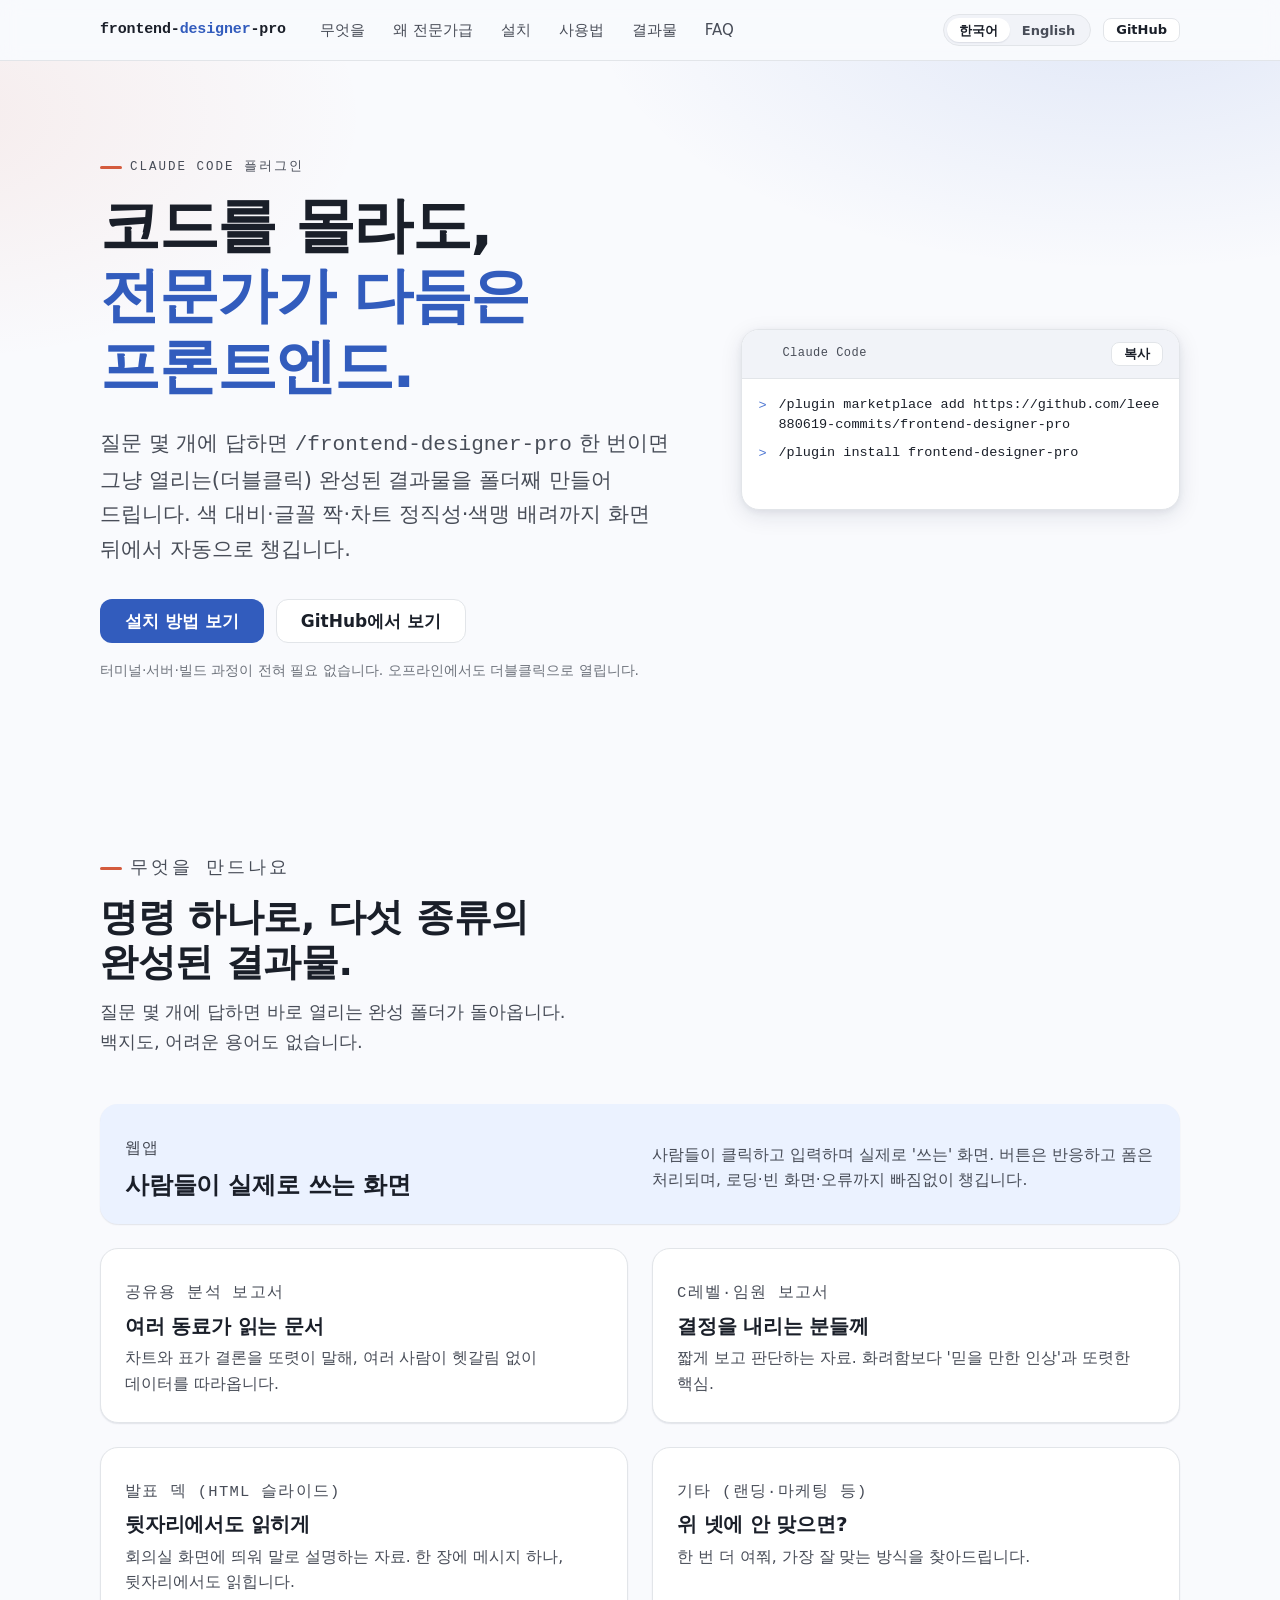
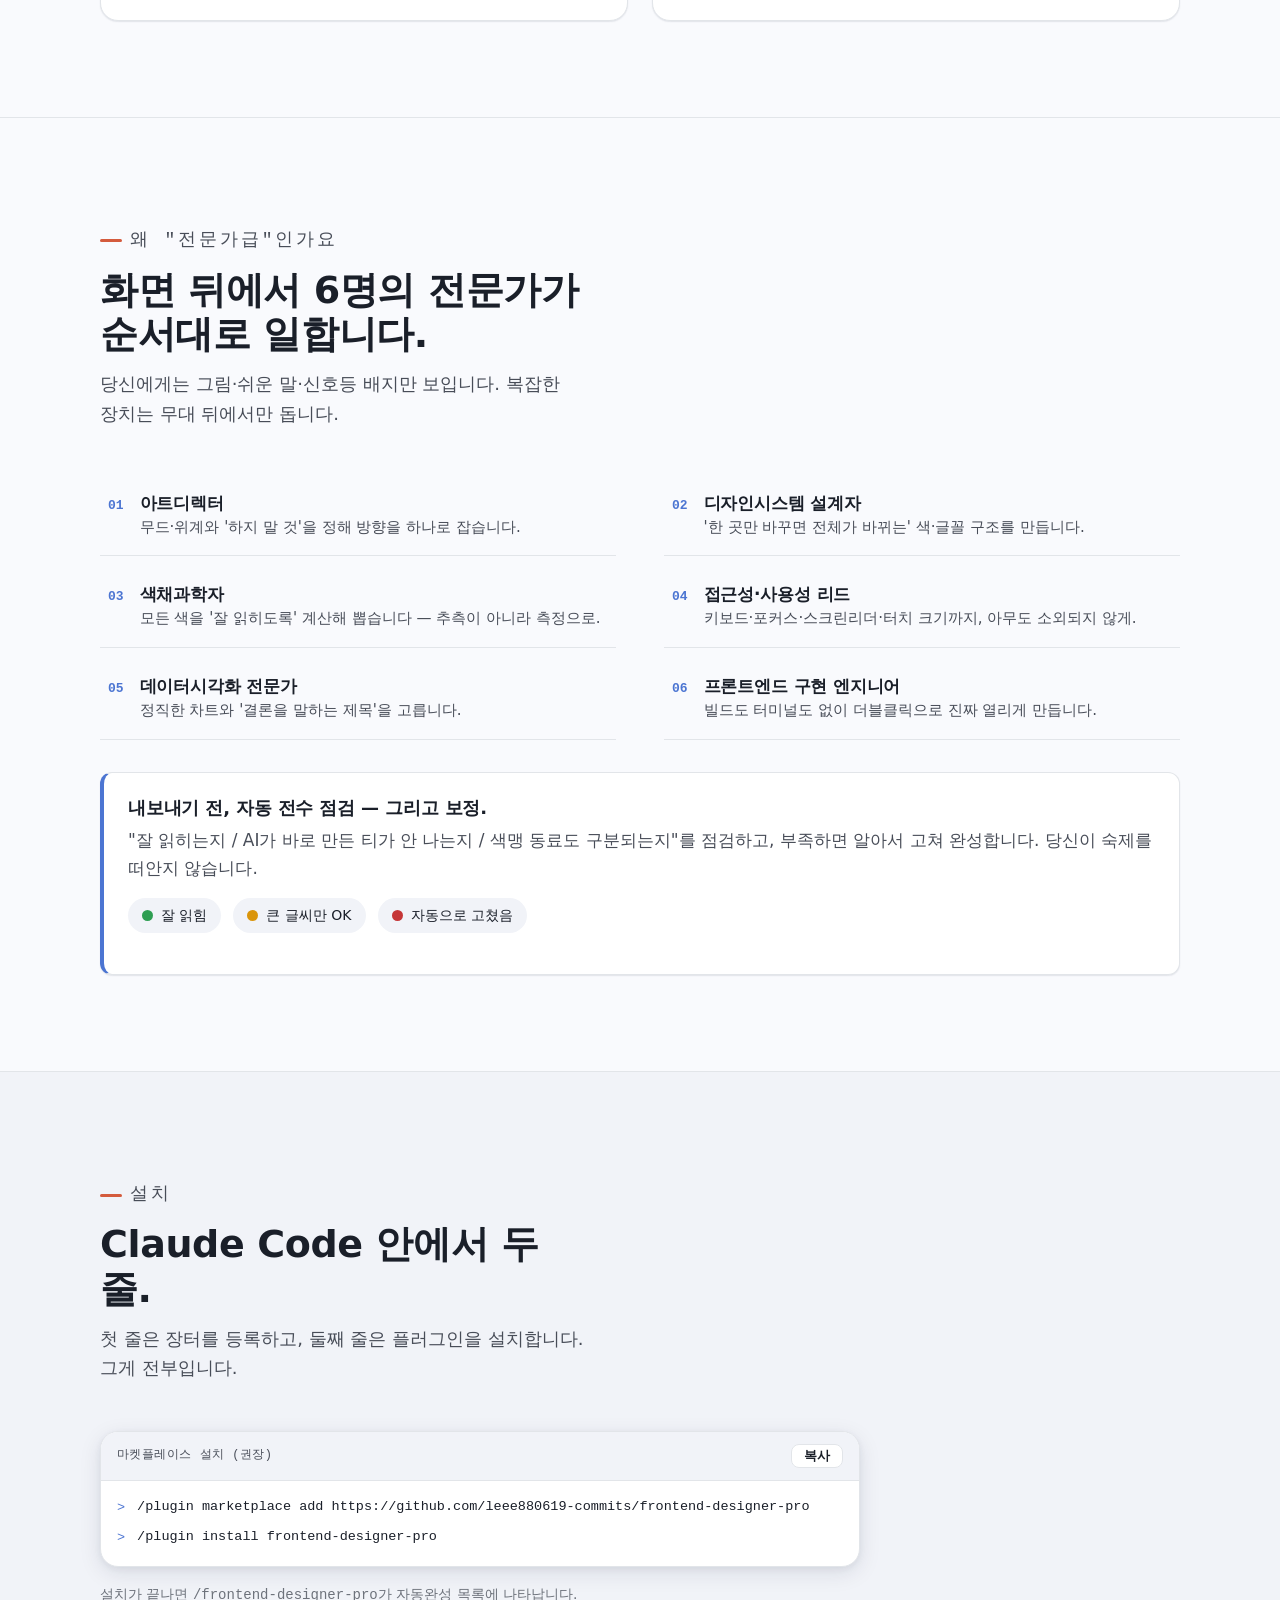
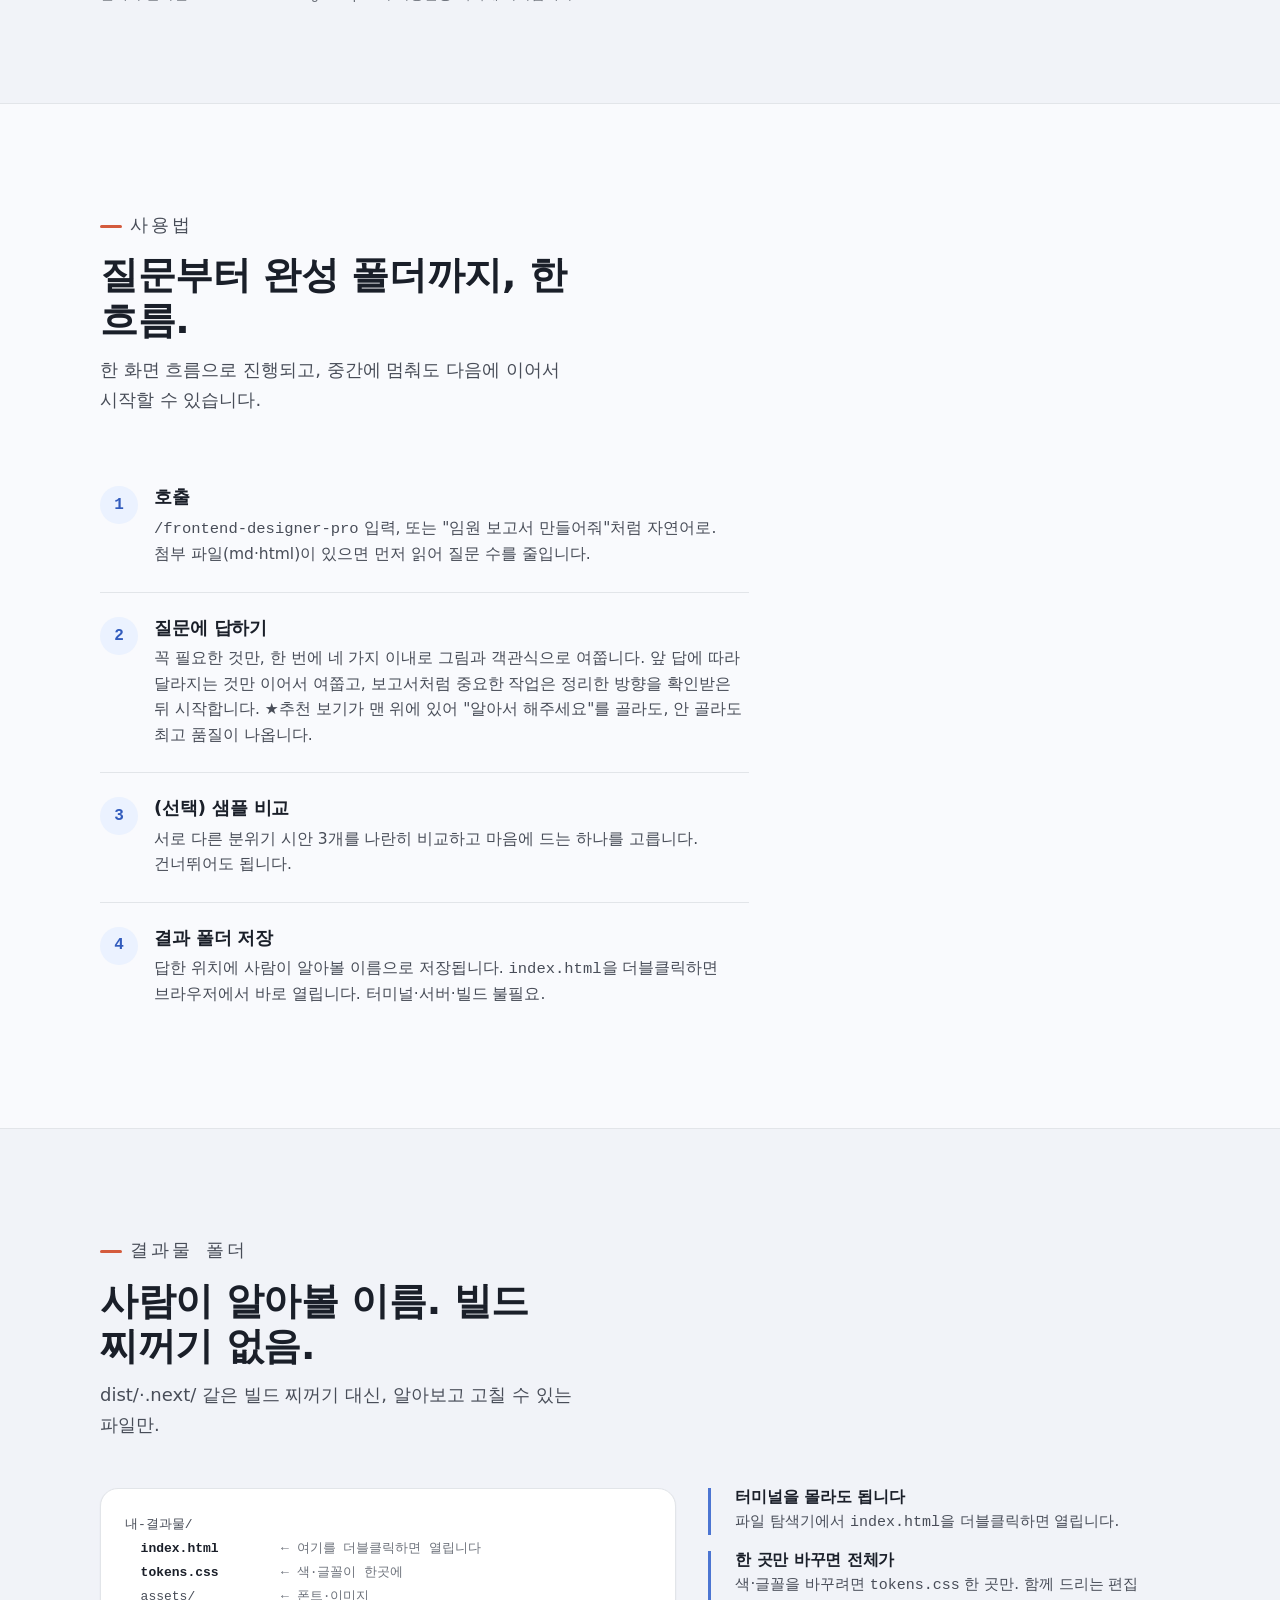
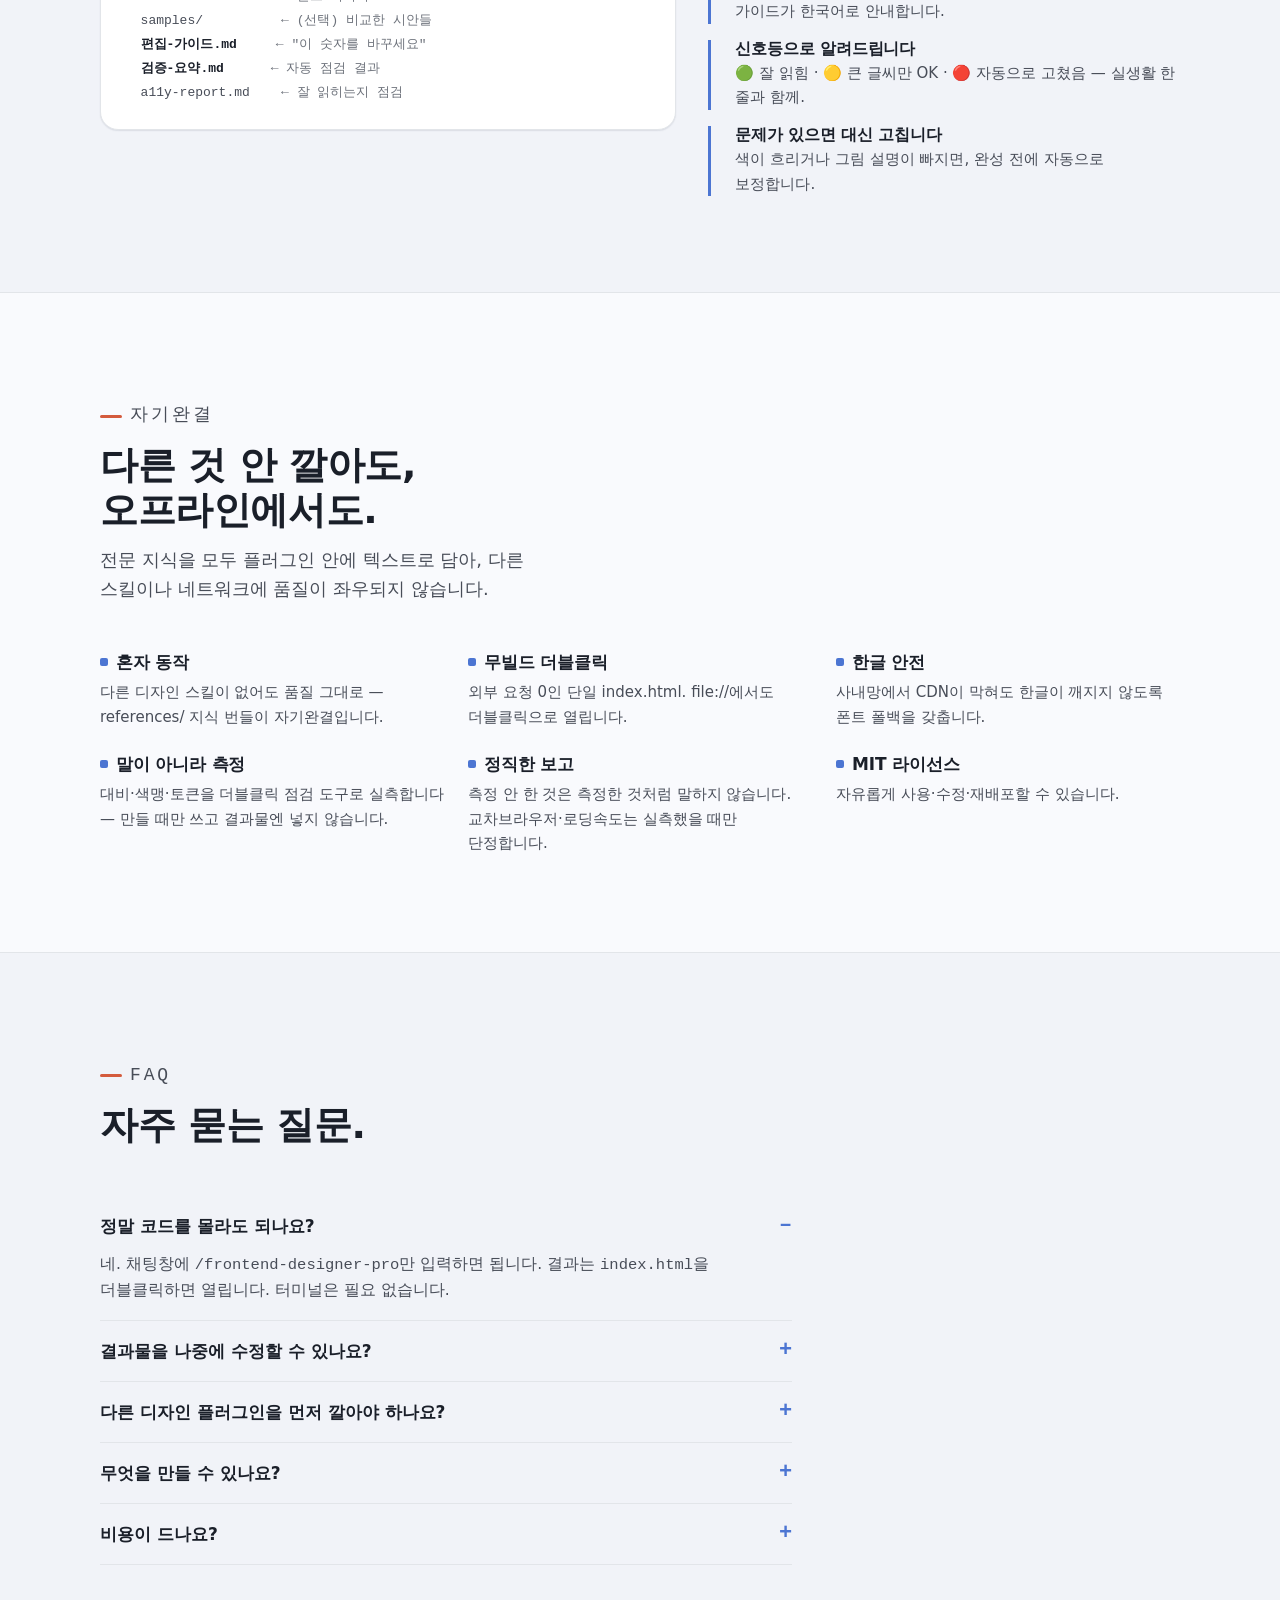
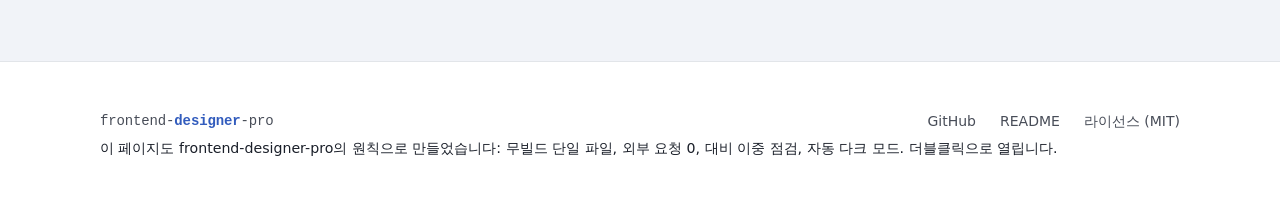
<file: site/index.html>
<!doctype html>
<html lang="ko">
<head>
<meta charset="utf-8">
<meta name="viewport" content="width=device-width, initial-scale=1">
<title>frontend-designer-pro — 전문가-프론트엔드 디자이너</title>
<meta name="description" content="/frontend-designer-pro 한 번으로, 코드를 몰라도 전문가가 의도적으로 다듬은 수준의 프론트엔드 결과물(웹앱·분석 보고서·임원 보고서·발표 덱)을 폴더째 받는 Claude Code 플러그인.">
<meta name="color-scheme" content="light dark">
<meta property="og:title" content="frontend-designer-pro — 전문가-프론트엔드 디자이너">
<meta property="og:description" content="코드를 몰라도, 전문가가 다듬은 프론트엔드. /frontend-designer-pro 한 번으로 완성된 결과물을 폴더째.">
<meta property="og:type" content="website">
<style>
/* =========================================================================
   frontend-designer-pro · landing page
   무빌드(no-build) 단일 파일 · 외부 요청 0 · 더블클릭으로 열림
   색은 OKLCH 우선 + hex 폴백(@supports). 본문/UI 색은 APCA AND WCAG 이중
   게이트를 측정 통과한 값.
   ========================================================================= */

/* --- reference 토큰: hex 폴백(구형 브라우저) --- */
:root{
  --color-ink-900:#1a1f29; --color-ink-700:#484d58; --color-ink-500:#6d727b;
  --color-paper-0:#ffffff; --color-paper-50:#f9fafd; --color-paper-100:#f1f3f8;
  --color-line-200:#e2e5e9;
  --color-brand-50:#ebf2ff; --color-brand-500:#4c75d2; --color-brand-600:#325cbd; --color-brand-700:#21459d;
  --color-link:#21459d; --color-coral-500:#d45b3d;

  --space-1:4px; --space-2:8px; --space-3:12px; --space-4:16px; --space-5:24px;
  --space-6:32px; --space-7:48px; --space-8:64px; --space-9:96px;
  --radius-sm:8px; --radius-md:12px; --radius-lg:18px; --radius-pill:999px;
  --shadow-sm:0 1px 2px rgba(20,30,60,.06), 0 1px 1px rgba(20,30,60,.04);
  --shadow-md:0 6px 22px rgba(20,30,60,.10), 0 2px 6px rgba(20,30,60,.06);
  --line-tight:1.18; --line-base:1.65;
  --font-sans:"Pretendard Variable", Pretendard, -apple-system, system-ui, "Segoe UI", "Apple SD Gothic Neo", "Malgun Gothic", sans-serif;
  --font-mono:ui-monospace, "SFMono-Regular", "JetBrains Mono", "D2Coding", Menlo, Consolas, monospace;

  /* a11y 1급 7키 (경량 모드에서도 필수) */
  --focus-ring-color: var(--color-brand-500);
  --focus-ring-width:2px;
  --focus-ring-offset:2px;
  --motion-duration-fast:120ms;
  --motion-duration-base:200ms;
  --motion-reduce:1;
  --target-size-min:24px;
}
/* --- OKLCH 향상(지원 브라우저에서 폴백을 덮어씀) --- */
@supports (color: oklch(0.5 0.1 264)){
  :root{
    --color-ink-900:oklch(0.24 0.02 264); --color-ink-700:oklch(0.42 0.02 264); --color-ink-500:oklch(0.55 0.015 264);
    --color-paper-50:oklch(0.985 0.004 264); --color-paper-100:oklch(0.965 0.006 264);
    --color-line-200:oklch(0.92 0.006 264);
    --color-brand-50:oklch(0.96 0.02 264); --color-brand-500:oklch(0.58 0.15 264);
    --color-brand-600:oklch(0.50 0.16 264); --color-brand-700:oklch(0.42 0.15 264);
    --color-link:oklch(0.42 0.15 264); --color-coral-500:oklch(0.62 0.16 35);
  }
}

/* --- semantic 토큰(역할) — 반드시 var()로만 --- */
:root{
  --text-body:var(--color-ink-900);
  --text-secondary:var(--color-ink-700);
  --text-muted:var(--color-ink-500);
  --text-on-brand:var(--color-paper-0);
  --text-link:var(--color-link);
  --bg-page:var(--color-paper-50);
  --bg-raised:var(--color-paper-0);
  --bg-band:var(--color-paper-100);
  --bg-tint:var(--color-brand-50);
  --border-hair:var(--color-line-200);
  --accent:var(--color-brand-500);
  --accent-strong:var(--color-brand-600);
  --accent-hover:var(--color-brand-700);
  --accent-warm:var(--color-coral-500);
}

/* --- 다크: reference 계층만 스왑(semantic 불변) --- */
@media (prefers-color-scheme: dark){
  :root{
    --color-ink-900:#e4e8ef; --color-ink-700:#b3b7bf; --color-ink-500:#a1a5ac;
    --color-paper-0:#1d2027; --color-paper-50:#13161c; --color-paper-100:#252930;
    --color-line-200:#35383e; --color-brand-50:#232a3a; --color-link:#bdd8ff; --color-coral-500:#e0795f;
    --shadow-sm:0 1px 2px rgba(0,0,0,.5); --shadow-md:0 6px 22px rgba(0,0,0,.55), 0 2px 6px rgba(0,0,0,.4);
  }
  @supports (color: oklch(0.5 0.1 264)){
    :root{
      --color-ink-900:oklch(0.93 0.01 264); --color-ink-700:oklch(0.78 0.012 264); --color-ink-500:oklch(0.72 0.012 264);
      --color-paper-0:oklch(0.245 0.014 264); --color-paper-50:oklch(0.20 0.012 264); --color-paper-100:oklch(0.28 0.014 264);
      --color-line-200:oklch(0.34 0.012 264); --color-brand-50:oklch(0.30 0.03 264);
      --color-link:oklch(0.88 0.08 264); --color-coral-500:oklch(0.70 0.15 35);
    }
  }
}

/* --- 리셋 / 기본 --- */
*,*::before,*::after{box-sizing:border-box}
html{-webkit-text-size-adjust:100%}
body{
  margin:0; background:var(--bg-page); color:var(--text-body);
  font-family:var(--font-sans); font-size:17px; line-height:var(--line-base);
  word-break:keep-all; -webkit-font-smoothing:antialiased; text-rendering:optimizeLegibility;
}
html[lang="en"] body{word-break:normal}
img,svg{max-width:100%;display:block}
a{color:var(--text-link)}
h1,h2,h3{line-height:var(--line-tight); letter-spacing:-0.01em; margin:0}
p{margin:0}
:focus-visible{outline:var(--focus-ring-width) solid var(--focus-ring-color); outline-offset:var(--focus-ring-offset); border-radius:4px}
:focus:not(:focus-visible){outline:none}

.wrap{width:min(1080px, 100% - var(--space-5)); margin-inline:auto}
.eyebrow{
  font-family:var(--font-mono); font-size:12.5px; letter-spacing:0.16em; text-transform:uppercase;
  color:var(--text-secondary); margin:0 0 var(--space-3); display:flex; align-items:center; gap:var(--space-2);
}
.eyebrow::before{content:""; width:22px; height:3px; border-radius:2px; background:var(--accent-warm)}
.section{padding:var(--space-9) 0}
.section + .section{border-top:1px solid var(--border-hair)}
.section__head{max-width:46ch; margin-bottom:var(--space-7)}
.section__head h2{font-size:clamp(26px, 4.2vw, 38px)}
.section__head p{margin-top:var(--space-3); color:var(--text-secondary); font-size:18px}

/* --- skip link --- */
.skip{
  position:absolute; left:var(--space-4); top:-100px; z-index:100;
  background:var(--accent-strong); color:var(--text-on-brand); padding:10px 16px;
  border-radius:var(--radius-sm); font-weight:600; transition:top var(--motion-duration-fast) ease;
}
.skip:focus{top:var(--space-4)}

/* --- header --- */
.site-header{
  position:sticky; top:0; z-index:50; background:color-mix(in srgb, var(--bg-page) 86%, transparent);
  -webkit-backdrop-filter:saturate(1.4) blur(10px); backdrop-filter:saturate(1.4) blur(10px);
  border-bottom:1px solid var(--border-hair);
}
@supports not (backdrop-filter: blur(2px)){ .site-header{background:var(--bg-page)} }
.nav{display:flex; align-items:center; gap:var(--space-4); height:60px}
.brand{font-family:var(--font-mono); font-weight:700; font-size:15px; color:var(--text-body); text-decoration:none; letter-spacing:-0.01em; white-space:nowrap}
.brand b{color:var(--accent-strong)}
.nav__links{display:none; gap:var(--space-5); margin-left:var(--space-4)}
.nav__links a{color:var(--text-secondary); text-decoration:none; font-size:15px; font-weight:500; padding:6px 2px}
.nav__links a:hover{color:var(--text-body)}
.nav__spacer{flex:1}
.nav__right{display:flex; align-items:center; gap:var(--space-3)}

/* language toggle */
.langtoggle{display:inline-flex; background:var(--bg-band); border:1px solid var(--border-hair); border-radius:var(--radius-pill); padding:3px}
.langtoggle button{
  font:inherit; font-size:13px; font-weight:600; border:0; background:transparent; color:var(--text-secondary);
  padding:5px 12px; min-height:var(--target-size-min); border-radius:var(--radius-pill); cursor:pointer; line-height:1;
}
.langtoggle button[aria-pressed="true"]{background:var(--bg-raised); color:var(--text-body); box-shadow:var(--shadow-sm)}

.btn{
  display:inline-flex; align-items:center; justify-content:center; gap:var(--space-2);
  min-height:44px; padding:0 var(--space-5); border-radius:var(--radius-md); font:inherit; font-weight:600;
  text-decoration:none; cursor:pointer; border:1px solid transparent; white-space:nowrap;
}
@media (prefers-reduced-motion: no-preference){ .btn{transition:transform var(--motion-duration-base) ease, background-color var(--motion-duration-fast) ease} }
.btn--primary{background:var(--accent-strong); color:var(--text-on-brand)}
.btn--primary:hover{background:var(--accent-hover); transform:translateY(-1px)}
.btn--ghost{background:var(--bg-raised); color:var(--text-body); border-color:var(--border-hair)}
.btn--ghost:hover{border-color:var(--accent); transform:translateY(-1px)}
.btn--sm{min-height:var(--target-size-min); padding:0 var(--space-3); font-size:13px; border-radius:var(--radius-sm)}

/* --- hero --- */
.hero{position:relative; overflow:hidden; padding:var(--space-9) 0 var(--space-8)}
.hero::before{ /* 장식면(no-text): 은은한 코너 글로우 — 제네릭 보라 그라데이션 회피 */
  content:""; position:absolute; inset:0; pointer-events:none; z-index:0;
  background:
    radial-gradient(60% 55% at 88% -8%, color-mix(in srgb, var(--accent) 14%, transparent), transparent 70%),
    radial-gradient(48% 50% at -6% 8%, color-mix(in srgb, var(--accent-warm) 9%, transparent), transparent 72%);
}
.hero__grid{position:relative; z-index:1; display:grid; gap:var(--space-7); grid-template-columns:1fr}
.hero h1{font-size:clamp(34px, 7vw, 60px); letter-spacing:-0.025em; max-width:16ch}
.hero h1 .hl{color:var(--accent-strong)}
.hero__deck{margin-top:var(--space-5); font-size:clamp(17px, 2.4vw, 21px); color:var(--text-secondary); max-width:48ch}
.hero__cta{margin-top:var(--space-6); display:flex; flex-wrap:wrap; gap:var(--space-3)}
.hero__note{margin-top:var(--space-4); font-size:14px; color:var(--text-muted)}

/* install / code card */
.codecard{background:var(--bg-raised); border:1px solid var(--border-hair); border-radius:var(--radius-lg); box-shadow:var(--shadow-md); overflow:hidden}
.codecard__bar{display:flex; align-items:center; gap:var(--space-2); padding:var(--space-3) var(--space-4); border-bottom:1px solid var(--border-hair); background:var(--bg-band)}
.codecard__bar .label{font-family:var(--font-mono); font-size:12px; color:var(--text-secondary); letter-spacing:.04em}
.codecard__body{padding:var(--space-4)}
.cmd{display:flex; align-items:flex-start; gap:var(--space-3); margin:0}
.cmd + .cmd{margin-top:var(--space-2)}
.cmd code{font-family:var(--font-mono); font-size:13.5px; color:var(--text-body); line-height:1.5; word-break:break-all; flex:1}
.cmd .prompt{color:var(--accent); font-family:var(--font-mono); font-size:13.5px; user-select:none}
.copybtn{margin-left:auto}
.copy-status{font-size:13px; color:var(--accent-strong); font-weight:600; margin-top:var(--space-3); min-height:1.2em}

/* --- output types (비대칭: featured + 리스트, 균등 카드 회피) --- */
.outputs{display:grid; gap:var(--space-5); grid-template-columns:1fr}
.otype{background:var(--bg-raised); border:1px solid var(--border-hair); border-radius:var(--radius-lg); padding:var(--space-5); box-shadow:var(--shadow-sm)}
.otype--feature{background:var(--bg-tint); border-color:transparent}
.otype__tag{font-family:var(--font-mono); font-size:12px; letter-spacing:.08em; color:var(--accent-strong); text-transform:uppercase}
.otype h3{font-size:20px; margin-top:var(--space-2)}
.otype--feature h3{font-size:24px}
.otype p{margin-top:var(--space-2); color:var(--text-secondary); font-size:15.5px}

/* --- experts (lens rail: 균등카드 아님 — 번호 리스트 + 게이트 featured) --- */
.lenses{display:grid; gap:var(--space-3)}
.lens{display:grid; grid-template-columns:auto 1fr; gap:var(--space-4); align-items:baseline; padding:var(--space-4) var(--space-2); border-bottom:1px solid var(--border-hair)}
.lens__no{font-family:var(--font-mono); font-size:13px; color:var(--accent); font-weight:600}
.lens h3{font-size:17px}
.lens p{color:var(--text-secondary); font-size:15px; margin-top:2px}
.gatecard{margin-top:var(--space-6); background:var(--bg-raised); border:1px solid var(--border-hair); border-left:4px solid var(--accent); border-radius:var(--radius-md); padding:var(--space-5); box-shadow:var(--shadow-sm)}
.gatecard h3{font-size:18px}
.gatecard p{margin-top:var(--space-2); color:var(--text-secondary)}
.signals{display:flex; flex-wrap:wrap; gap:var(--space-3); margin-top:var(--space-4); padding:0; list-style:none}
.signal{display:flex; align-items:center; gap:var(--space-2); background:var(--bg-band); border-radius:var(--radius-pill); padding:6px 14px; font-size:14px; font-weight:500}
.signal .dot{width:11px; height:11px; border-radius:50%; flex:none}
.dot--g{background:#1f9d57} .dot--y{background:#c98a00} .dot--r{background:#c0392b}
@supports (color: oklch(0.5 0.1 264)){ .dot--g{background:oklch(0.62 0.15 150)} .dot--y{background:oklch(0.72 0.15 75)} .dot--r{background:oklch(0.55 0.18 25)} }

/* --- flow steps --- */
.steps{display:grid; gap:0; counter-reset:step; max-width:60ch}
.step{position:relative; display:grid; grid-template-columns:auto 1fr; gap:var(--space-4); padding:var(--space-5) 0; border-bottom:1px solid var(--border-hair)}
.step:last-child{border-bottom:0}
.step__num{counter-increment:step; width:38px; height:38px; flex:none; border-radius:50%; background:var(--bg-tint); color:var(--accent-strong); font-weight:700; font-family:var(--font-mono); display:grid; place-items:center; font-size:16px}
.step__num::before{content:counter(step)}
.step h3{font-size:18px}
.step p{margin-top:var(--space-2); color:var(--text-secondary); font-size:15.5px}

/* --- file tree --- */
.split{display:grid; gap:var(--space-6); grid-template-columns:1fr}
.tree{background:var(--bg-raised); border:1px solid var(--border-hair); border-radius:var(--radius-lg); padding:var(--space-5); box-shadow:var(--shadow-sm); overflow-x:auto}
.tree pre{margin:0; font-family:var(--font-mono); font-size:13px; line-height:1.85; color:var(--text-secondary)}
.tree .f{color:var(--text-body); font-weight:600}
.tree .c{color:var(--text-muted)}
.points{display:grid; gap:var(--space-4); align-content:start}
.point{padding-left:var(--space-5); border-left:3px solid var(--accent); }
.point h3{font-size:16px}
.point p{color:var(--text-secondary); font-size:15px; margin-top:2px}

/* --- self-contained band --- */
.band{background:var(--bg-band)}
.feats{display:grid; gap:var(--space-5); grid-template-columns:1fr}
.feat h3{font-size:17px; display:flex; align-items:center; gap:var(--space-2)}
.feat h3::before{content:""; width:8px; height:8px; border-radius:2px; background:var(--accent); flex:none}
.feat p{color:var(--text-secondary); font-size:15px; margin-top:var(--space-2)}

/* --- FAQ --- */
.faq{max-width:64ch}
.faq details{border-bottom:1px solid var(--border-hair); padding:var(--space-4) 0}
.faq summary{cursor:pointer; font-weight:600; font-size:17px; list-style:none; display:flex; justify-content:space-between; align-items:center; gap:var(--space-4)}
.faq summary::-webkit-details-marker{display:none}
.faq summary::after{content:"+"; font-family:var(--font-mono); color:var(--accent); font-size:22px; line-height:1; flex:none}
.faq details[open] summary::after{content:"–"}
.faq summary:focus-visible{outline:var(--focus-ring-width) solid var(--focus-ring-color); outline-offset:var(--focus-ring-offset)}
.faq p{margin-top:var(--space-3); color:var(--text-secondary); font-size:15.5px}

/* --- footer --- */
.site-footer{border-top:1px solid var(--border-hair); padding:var(--space-7) 0; background:var(--bg-raised)}
.foot{display:flex; flex-wrap:wrap; gap:var(--space-5); align-items:center; justify-content:space-between}
.foot a{color:var(--text-secondary); text-decoration:none; font-size:14px; font-weight:500}
.foot a:hover{color:var(--text-body)}
.foot__links{display:flex; flex-wrap:wrap; gap:var(--space-5)}
.foot small{display:block; color:var(--text-muted); font-size:13px; margin-top:var(--space-4); line-height:1.7}

/* --- reveal (JS·모션 허용 시에만) --- */
@media (prefers-reduced-motion: no-preference){
  html.has-js .reveal{opacity:0; transform:translateY(14px); transition:opacity var(--motion-duration-base) ease, transform var(--motion-duration-base) ease}
  html.has-js .reveal.is-visible{opacity:1; transform:none}
}

/* --- 반응형 --- */
@media (min-width:720px){
  .hero__grid{grid-template-columns:1.15fr 0.85fr; align-items:center}
  .outputs{grid-template-columns:1fr 1fr}
  .otype--feature{grid-column:1 / -1; display:grid; grid-template-columns:1fr 1fr; gap:var(--space-5); align-items:center}
  .feats{grid-template-columns:1fr 1fr 1fr}
  .split{grid-template-columns:1.1fr 0.9fr; align-items:start}
  .nav__links{display:flex}
}
@media (min-width:980px){
  .lenses{grid-template-columns:1fr 1fr; column-gap:var(--space-7)}
}

/* --- print(랜딩은 필수 아님 — 기본 정리만) --- */
@media print{
  .site-header,.hero::before,.copybtn,.langtoggle,.hero__cta{display:none !important}
  body{background:#fff; color:#000; font-size:12pt}
  .section{padding:18px 0; border-color:#ccc}
  a{color:#000; text-decoration:underline}
}
</style>
</head>
<body>
<a class="skip" href="#main" data-en="Skip to content">본문으로 건너뛰기</a>

<header class="site-header">
  <div class="wrap nav">
    <a class="brand" href="#top">frontend-<b>designer</b>-pro</a>
    <nav class="nav__links" aria-label="섹션" data-en-aria="Sections">
      <a href="#what" data-en="What">무엇을</a>
      <a href="#why" data-en="Why pro">왜 전문가급</a>
      <a href="#install" data-en="Install">설치</a>
      <a href="#how" data-en="How">사용법</a>
      <a href="#output" data-en="Output">결과물</a>
      <a href="#faq">FAQ</a>
    </nav>
    <span class="nav__spacer"></span>
    <div class="nav__right">
      <div class="langtoggle" role="group" aria-label="언어 선택 / Language" data-en-aria="Language">
        <button type="button" id="lang-ko" aria-pressed="true">한국어</button>
        <button type="button" id="lang-en" aria-pressed="false">English</button>
      </div>
      <a class="btn btn--ghost btn--sm" href="https://github.com/leee880619-commits/frontend-designer-pro" rel="noopener">GitHub</a>
    </div>
  </div>
</header>

<main id="main">
  <span id="top"></span>

  <!-- HERO -->
  <section class="hero">
    <div class="wrap hero__grid">
      <div>
        <p class="eyebrow" data-en="Claude Code plugin">Claude Code 플러그인</p>
        <h1 data-en="Expert-crafted frontend — <span class='hl'>even if you don't code.</span>">코드를 몰라도, <span class="hl">전문가가 다듬은 프론트엔드.</span></h1>
        <p class="hero__deck">
          <span data-en="Answer a few questions and">질문 몇 개에 답하면</span>
          <code>/frontend-designer-pro</code>
          <span data-en="hands you a finished result you just double-click to open — a whole folder of it. Color contrast, font pairing, chart honesty, and color-blind care are all handled backstage, automatically.">한 번이면 그냥 열리는(더블클릭) 완성된 결과물을 폴더째 만들어 드립니다. 색 대비·글꼴 짝·차트 정직성·색맹 배려까지 화면 뒤에서 자동으로 챙깁니다.</span>
        </p>
        <div class="hero__cta">
          <a class="btn btn--primary" href="#install" data-en="See how to install">설치 방법 보기</a>
          <a class="btn btn--ghost" href="https://github.com/leee880619-commits/frontend-designer-pro" rel="noopener" data-en="View on GitHub">GitHub에서 보기</a>
        </div>
        <p class="hero__note" data-en="No terminal, no server, no build step. Works offline by double-click.">터미널·서버·빌드 과정이 전혀 필요 없습니다. 오프라인에서도 더블클릭으로 열립니다.</p>
      </div>
      <div class="reveal">
        <div class="codecard" aria-label="설치 명령" data-en-aria="Install commands">
          <div class="codecard__bar">
            <span class="dot dot--r" aria-hidden="true"></span><span class="dot dot--y" aria-hidden="true"></span><span class="dot dot--g" aria-hidden="true"></span>
            <span class="label">Claude Code</span>
            <button type="button" class="btn btn--ghost btn--sm copybtn" id="copyBtn" data-copy="/plugin marketplace add https://github.com/leee880619-commits/frontend-designer-pro&#10;/plugin install frontend-designer-pro" data-en="Copy">복사</button>
          </div>
          <div class="codecard__body">
            <p class="cmd"><span class="prompt">&gt;</span> <code>/plugin marketplace add https://github.com/leee880619-commits/frontend-designer-pro</code></p>
            <p class="cmd"><span class="prompt">&gt;</span> <code>/plugin install frontend-designer-pro</code></p>
            <p class="copy-status" id="copyStatus" role="status" aria-live="polite"></p>
          </div>
        </div>
      </div>
    </div>
  </section>

  <!-- WHAT -->
  <section class="section" id="what">
    <div class="wrap">
      <div class="section__head reveal">
        <p class="eyebrow" data-en="What it makes">무엇을 만드나요</p>
        <h2 data-en="One command, five kinds of finished work.">명령 하나로, 다섯 종류의 완성된 결과물.</h2>
        <p data-en="Answer a few multiple-choice questions and a complete, ready-to-open folder comes back. No blank canvas, no jargon.">질문 몇 개에 답하면 바로 열리는 완성 폴더가 돌아옵니다. 백지도, 어려운 용어도 없습니다.</p>
      </div>
      <div class="outputs reveal">
        <article class="otype otype--feature">
          <div>
            <p class="otype__tag" data-en="Web app">웹앱</p>
            <h3 data-en="Screens people actually use">사람들이 실제로 쓰는 화면</h3>
          </div>
          <p data-en="Pages people click and type into. Buttons respond, forms get processed — with every state (loading, empty, error) handled.">사람들이 클릭하고 입력하며 실제로 '쓰는' 화면. 버튼은 반응하고 폼은 처리되며, 로딩·빈 화면·오류까지 빠짐없이 챙깁니다.</p>
        </article>
        <article class="otype">
          <p class="otype__tag" data-en="Analysis report">공유용 분석 보고서</p>
          <h3 data-en="Read by many colleagues">여러 동료가 읽는 문서</h3>
          <p data-en="Charts and tables that state the conclusion clearly, so everyone follows the data the same way.">차트와 표가 결론을 또렷이 말해, 여러 사람이 헷갈림 없이 데이터를 따라옵니다.</p>
        </article>
        <article class="otype">
          <p class="otype__tag" data-en="Executive report">C레벨·임원 보고서</p>
          <h3 data-en="For people who decide">결정을 내리는 분들께</h3>
          <p data-en="Brief enough to judge fast. Trust and clarity over flashiness.">짧게 보고 판단하는 자료. 화려함보다 '믿을 만한 인상'과 또렷한 핵심.</p>
        </article>
        <article class="otype">
          <p class="otype__tag" data-en="Presentation deck">발표 덱 (HTML 슬라이드)</p>
          <h3 data-en="Readable from the back row">뒷자리에서도 읽히게</h3>
          <p data-en="Shown on a meeting-room screen and narrated. One message per slide, readable from the back.">회의실 화면에 띄워 말로 설명하는 자료. 한 장에 메시지 하나, 뒷자리에서도 읽힙니다.</p>
        </article>
        <article class="otype">
          <p class="otype__tag" data-en="Other">기타 (랜딩·마케팅 등)</p>
          <h3 data-en="Doesn't fit the four?">위 넷에 안 맞으면?</h3>
          <p data-en="One more question pins down what you want and routes to the best-fitting approach.">한 번 더 여쭤, 가장 잘 맞는 방식을 찾아드립니다.</p>
        </article>
      </div>
    </div>
  </section>

  <!-- WHY PRO -->
  <section class="section" id="why">
    <div class="wrap">
      <div class="section__head reveal">
        <p class="eyebrow" data-en="Why &quot;pro&quot;">왜 "전문가급"인가요</p>
        <h2 data-en="Six experts run behind the screen — in order.">화면 뒤에서 6명의 전문가가 순서대로 일합니다.</h2>
        <p data-en="You see pictures, plain words, and traffic-light badges. The machinery stays backstage.">당신에게는 그림·쉬운 말·신호등 배지만 보입니다. 복잡한 장치는 무대 뒤에서만 돕니다.</p>
      </div>
      <div class="lenses reveal">
        <div class="lens"><span class="lens__no">01</span><div><h3 data-en="Art director">아트디렉터</h3><p data-en="Sets one clear direction — mood, hierarchy, and what NOT to do.">무드·위계와 '하지 말 것'을 정해 방향을 하나로 잡습니다.</p></div></div>
        <div class="lens"><span class="lens__no">02</span><div><h3 data-en="Design-system architect">디자인시스템 설계자</h3><p data-en="Builds a &quot;change one place, the whole thing changes&quot; color &amp; font structure.">'한 곳만 바꾸면 전체가 바뀌는' 색·글꼴 구조를 만듭니다.</p></div></div>
        <div class="lens"><span class="lens__no">03</span><div><h3 data-en="Color scientist">색채과학자</h3><p data-en="Derives every shade so text stays legible — measured, not guessed.">모든 색을 '잘 읽히도록' 계산해 뽑습니다 — 추측이 아니라 측정으로.</p></div></div>
        <div class="lens"><span class="lens__no">04</span><div><h3 data-en="Accessibility &amp; UX lead">접근성·사용성 리드</h3><p data-en="Keyboard, focus, screen readers, touch targets — nobody gets left out.">키보드·포커스·스크린리더·터치 크기까지, 아무도 소외되지 않게.</p></div></div>
        <div class="lens"><span class="lens__no">05</span><div><h3 data-en="Data-viz specialist">데이터시각화 전문가</h3><p data-en="Picks the honest chart and a title that states the conclusion.">정직한 차트와 '결론을 말하는 제목'을 고릅니다.</p></div></div>
        <div class="lens"><span class="lens__no">06</span><div><h3 data-en="Frontend implementation engineer">프론트엔드 구현 엔지니어</h3><p data-en="Makes it actually open by double-click — no build, no terminal.">빌드도 터미널도 없이 더블클릭으로 진짜 열리게 만듭니다.</p></div></div>
      </div>
      <div class="gatecard reveal">
        <h3 data-en="Before export, an automatic full check — and a fix.">내보내기 전, 자동 전수 점검 — 그리고 보정.</h3>
        <p data-en="&quot;Is it legible? Does it look auto-generated? Can a color-blind colleague tell things apart?&quot; If something falls short, it gets fixed before finishing. You never inherit the homework.">"잘 읽히는지 / AI가 바로 만든 티가 안 나는지 / 색맹 동료도 구분되는지"를 점검하고, 부족하면 알아서 고쳐 완성합니다. 당신이 숙제를 떠안지 않습니다.</p>
        <ul class="signals">
          <li class="signal"><span class="dot dot--g" aria-hidden="true"></span><span data-en="Clearly legible">잘 읽힘</span></li>
          <li class="signal"><span class="dot dot--y" aria-hidden="true"></span><span data-en="Large text only">큰 글씨만 OK</span></li>
          <li class="signal"><span class="dot dot--r" aria-hidden="true"></span><span data-en="Auto-corrected">자동으로 고쳤음</span></li>
        </ul>
      </div>
    </div>
  </section>

  <!-- INSTALL -->
  <section class="section band" id="install">
    <div class="wrap">
      <div class="section__head reveal">
        <p class="eyebrow" data-en="Install">설치</p>
        <h2 data-en="Two lines inside Claude Code.">Claude Code 안에서 두 줄.</h2>
        <p data-en="The first line registers the marketplace; the second installs the plugin. That's it.">첫 줄은 장터를 등록하고, 둘째 줄은 플러그인을 설치합니다. 그게 전부입니다.</p>
      </div>
      <div class="reveal" style="max-width:760px">
        <div class="codecard">
          <div class="codecard__bar">
            <span class="label" data-en="Marketplace install (recommended)">마켓플레이스 설치 (권장)</span>
            <button type="button" class="btn btn--ghost btn--sm copybtn" data-copy="/plugin marketplace add https://github.com/leee880619-commits/frontend-designer-pro&#10;/plugin install frontend-designer-pro" data-en="Copy">복사</button>
          </div>
          <div class="codecard__body">
            <p class="cmd"><span class="prompt">&gt;</span> <code>/plugin marketplace add https://github.com/leee880619-commits/frontend-designer-pro</code></p>
            <p class="cmd"><span class="prompt">&gt;</span> <code>/plugin install frontend-designer-pro</code></p>
          </div>
        </div>
        <p class="hero__note" data-en="Once installed, /frontend-designer-pro appears in the autocomplete list.">설치가 끝나면 <code>/frontend-designer-pro</code>가 자동완성 목록에 나타납니다.</p>
      </div>
    </div>
  </section>

  <!-- HOW -->
  <section class="section" id="how">
    <div class="wrap">
      <div class="section__head reveal">
        <p class="eyebrow" data-en="How it works">사용법</p>
        <h2 data-en="One flow, from question to finished folder.">질문부터 완성 폴더까지, 한 흐름.</h2>
        <p data-en="It runs in one screen flow. Stop midway and pick up later — your decisions are remembered.">한 화면 흐름으로 진행되고, 중간에 멈춰도 다음에 이어서 시작할 수 있습니다.</p>
      </div>
      <div class="steps reveal">
        <div class="step"><span class="step__num" aria-hidden="true"></span><div>
          <h3 data-en="Call it">호출</h3>
          <p data-en="Type /frontend-designer-pro, or just say &quot;make me an executive report.&quot; Attach a file (md/html) and it reads it first to ask fewer questions."><code>/frontend-designer-pro</code> 입력, 또는 "임원 보고서 만들어줘"처럼 자연어로. 첨부 파일(md·html)이 있으면 먼저 읽어 질문 수를 줄입니다.</p></div></div>
        <div class="step"><span class="step__num" aria-hidden="true"></span><div>
          <h3 data-en="Answer the questions">질문에 답하기</h3>
          <p data-en="Only what matters, up to four at a time, as pictures and multiple choice. Follow-ups come only where your answers change the options, and for important work like reports we confirm the direction with you before building. A ★recommended option is listed first, so picking &quot;you decide&quot; (or nothing) still yields top quality.">꼭 필요한 것만, 한 번에 네 가지 이내로 그림과 객관식으로 여쭙니다. 앞 답에 따라 달라지는 것만 이어서 여쭙고, 보고서처럼 중요한 작업은 정리한 방향을 확인받은 뒤 시작합니다. ★추천 보기가 맨 위에 있어 "알아서 해주세요"를 골라도, 안 골라도 최고 품질이 나옵니다.</p></div></div>
        <div class="step"><span class="step__num" aria-hidden="true"></span><div>
          <h3 data-en="(Optional) Compare samples">(선택) 샘플 비교</h3>
          <p data-en="Want to compare three different moods side by side? Pick the one you like. Skippable.">서로 다른 분위기 시안 3개를 나란히 비교하고 마음에 드는 하나를 고릅니다. 건너뛰어도 됩니다.</p></div></div>
        <div class="step"><span class="step__num" aria-hidden="true"></span><div>
          <h3 data-en="Save the result folder">결과 폴더 저장</h3>
          <p data-en="Saved where you chose, with human-readable names. Double-click index.html and it opens in the browser. No terminal, server, or build.">답한 위치에 사람이 알아볼 이름으로 저장됩니다. <code>index.html</code>을 더블클릭하면 브라우저에서 바로 열립니다. 터미널·서버·빌드 불필요.</p></div></div>
      </div>
    </div>
  </section>

  <!-- OUTPUT -->
  <section class="section band" id="output">
    <div class="wrap">
      <div class="section__head reveal">
        <p class="eyebrow" data-en="The result folder">결과물 폴더</p>
        <h2 data-en="Human-readable names. No build leftovers.">사람이 알아볼 이름. 빌드 찌꺼기 없음.</h2>
        <p data-en="No dist/ or .next/ clutter — just files you can recognize and edit.">dist/·.next/ 같은 빌드 찌꺼기 대신, 알아보고 고칠 수 있는 파일만.</p>
      </div>
      <div class="split reveal">
        <div class="tree">
<pre>내-결과물/
  <span class="f">index.html</span>        <span class="c"><span data-en="open this — double-click">← 여기를 더블클릭하면 열립니다</span></span>
  <span class="f">tokens.css</span>        <span class="c"><span data-en="colors &amp; fonts in one place">← 색·글꼴이 한곳에</span></span>
  assets/           <span class="c"><span data-en="fonts, images">← 폰트·이미지</span></span>
  samples/          <span class="c"><span data-en="(optional) compared drafts">← (선택) 비교한 시안들</span></span>
  <span class="f"><span data-en="editing-guide.md">편집-가이드.md</span></span>     <span class="c"><span data-en="&quot;change this number&quot;">← "이 숫자를 바꾸세요"</span></span>
  <span class="f"><span data-en="check-summary.md">검증-요약.md</span></span>      <span class="c"><span data-en="auto-check results">← 자동 점검 결과</span></span>
  a11y-report.md    <span class="c"><span data-en="legibility report">← 잘 읽히는지 점검</span></span></pre>
        </div>
        <div class="points">
          <div class="point"><h3 data-en="No terminal needed">터미널을 몰라도 됩니다</h3><p data-en="Open index.html from the file explorer by double-click.">파일 탐색기에서 <code>index.html</code>을 더블클릭하면 열립니다.</p></div>
          <div class="point"><h3 data-en="Change one place">한 곳만 바꾸면 전체가</h3><p data-en="Edit tokens.css once to change colors or fonts everywhere. A Korean editing guide shows exactly where.">색·글꼴을 바꾸려면 <code>tokens.css</code> 한 곳만. 함께 드리는 편집 가이드가 한국어로 안내합니다.</p></div>
          <div class="point"><h3 data-en="Reported as traffic lights">신호등으로 알려드립니다</h3><p data-en="🟢 clearly legible · 🟡 large text only · 🔴 auto-corrected — with a one-line, real-life note.">🟢 잘 읽힘 · 🟡 큰 글씨만 OK · 🔴 자동으로 고쳤음 — 실생활 한 줄과 함께.</p></div>
          <div class="point"><h3 data-en="Fixed for you">문제가 있으면 대신 고칩니다</h3><p data-en="Faint colors or a missing image description get auto-corrected before finishing.">색이 흐리거나 그림 설명이 빠지면, 완성 전에 자동으로 보정합니다.</p></div>
        </div>
      </div>
    </div>
  </section>

  <!-- SELF-CONTAINED -->
  <section class="section" id="self">
    <div class="wrap">
      <div class="section__head reveal">
        <p class="eyebrow" data-en="Self-contained">자기완결</p>
        <h2 data-en="Nothing else to install. Works offline.">다른 것 안 깔아도, 오프라인에서도.</h2>
        <p data-en="Every bit of expert knowledge is bundled inside the plugin as text, so quality doesn't depend on other skills or a network.">전문 지식을 모두 플러그인 안에 텍스트로 담아, 다른 스킬이나 네트워크에 품질이 좌우되지 않습니다.</p>
      </div>
      <div class="feats reveal">
        <div class="feat"><h3 data-en="Standalone">혼자 동작</h3><p data-en="Works the same even if other design skills aren't installed — the references/ bundle is self-contained.">다른 디자인 스킬이 없어도 품질 그대로 — references/ 지식 번들이 자기완결입니다.</p></div>
        <div class="feat"><h3 data-en="No build, double-click">무빌드 더블클릭</h3><p data-en="A single index.html with zero external requests. It opens by double-click, even on file://.">외부 요청 0인 단일 index.html. file://에서도 더블클릭으로 열립니다.</p></div>
        <div class="feat"><h3 data-en="Korean-safe offline">한글 안전</h3><p data-en="Even if a CDN is blocked on your office network, Korean text won't break — font fallbacks are built in.">사내망에서 CDN이 막혀도 한글이 깨지지 않도록 폰트 폴백을 갖춥니다.</p></div>
        <div class="feat"><h3 data-en="Measured, not claimed">말이 아니라 측정</h3><p data-en="Contrast, color-blindness, and tokens are checked by a double-click audit tool — used only at build time, never shipped to you.">대비·색맹·토큰을 더블클릭 점검 도구로 실측합니다 — 만들 때만 쓰고 결과물엔 넣지 않습니다.</p></div>
        <div class="feat"><h3 data-en="Honest reporting">정직한 보고</h3><p data-en="What wasn't measured isn't claimed as measured. Cross-browser and load speed are stated only when actually tested.">측정 안 한 것은 측정한 것처럼 말하지 않습니다. 교차브라우저·로딩속도는 실측했을 때만 단정합니다.</p></div>
        <div class="feat"><h3 data-en="MIT licensed">MIT 라이선스</h3><p data-en="Free to use, modify, and redistribute.">자유롭게 사용·수정·재배포할 수 있습니다.</p></div>
      </div>
    </div>
  </section>

  <!-- FAQ -->
  <section class="section band" id="faq">
    <div class="wrap">
      <div class="section__head reveal">
        <p class="eyebrow">FAQ</p>
        <h2 data-en="Questions, answered plainly.">자주 묻는 질문.</h2>
      </div>
      <div class="faq reveal">
        <details open>
          <summary data-en="Do I really not need to code?">정말 코드를 몰라도 되나요?</summary>
          <p data-en="Right. Type /frontend-designer-pro in the chat box; open the result by double-clicking index.html. No terminal involved.">네. 채팅창에 <code>/frontend-designer-pro</code>만 입력하면 됩니다. 결과는 <code>index.html</code>을 더블클릭하면 열립니다. 터미널은 필요 없습니다.</p>
        </details>
        <details>
          <summary data-en="Can I edit the result later?">결과물을 나중에 수정할 수 있나요?</summary>
          <p data-en="Yes. Change tokens.css in one place and colors/fonts update everywhere. The included Korean editing guide tells you exactly which line to change.">네. <code>tokens.css</code> 한 곳만 바꾸면 색·글꼴이 전체에 반영됩니다. 함께 드리는 편집 가이드가 어느 줄을 바꿀지 한국어로 안내합니다.</p>
        </details>
        <details>
          <summary data-en="Do I need to install another design plugin first?">다른 디자인 플러그인을 먼저 깔아야 하나요?</summary>
          <p data-en="No. It runs completely on its own — the knowledge it needs is bundled inside.">아니요. 혼자서 완전히 동작합니다 — 필요한 지식이 안에 번들돼 있습니다.</p>
        </details>
        <details>
          <summary data-en="What can it build?">무엇을 만들 수 있나요?</summary>
          <p data-en="Web apps, analysis reports, executive reports, presentation decks — and landing/marketing pages beyond those.">웹앱·분석 보고서·임원 보고서·발표 덱, 그 외 랜딩·마케팅 페이지도 만듭니다.</p>
        </details>
        <details>
          <summary data-en="Does it cost anything?">비용이 드나요?</summary>
          <p data-en="It's MIT-licensed — free to use, modify, and redistribute.">MIT 라이선스입니다 — 자유롭게 사용·수정·재배포할 수 있습니다.</p>
        </details>
      </div>
    </div>
  </section>
</main>

<footer class="site-footer">
  <div class="wrap">
    <div class="foot">
      <a class="brand" href="#top">frontend-<b>designer</b>-pro</a>
      <nav class="foot__links" aria-label="바닥글" data-en-aria="Footer">
        <a href="https://github.com/leee880619-commits/frontend-designer-pro" rel="noopener">GitHub</a>
        <a href="https://github.com/leee880619-commits/frontend-designer-pro/blob/main/README.md" rel="noopener">README</a>
        <a href="https://github.com/leee880619-commits/frontend-designer-pro/blob/main/LICENSE" rel="noopener" data-en="License (MIT)">라이선스 (MIT)</a>
      </nav>
    </div>
    <small data-en="This page was built with the same frontend-designer-pro principles: no-build single file, zero external requests, dual contrast gate, auto dark mode. It opens by double-click.">이 페이지도 frontend-designer-pro의 원칙으로 만들었습니다: 무빌드 단일 파일, 외부 요청 0, 대비 이중 점검, 자동 다크 모드. 더블클릭으로 열립니다.</small>
  </div>
</footer>

<script>
/* 무빌드 인라인 스크립트 — 모두 progressive enhancement.
   JS가 막혀도 한국어 페이지는 그대로 동작한다(기본 textContent=한국어). */
(function(){
  "use strict";
  document.documentElement.classList.add("has-js");

  /* ---- 언어 토글 (KO 기본, EN 전환) ---- */
  var koBtn = document.getElementById("lang-ko");
  var enBtn = document.getElementById("lang-en");
  var nodes = document.querySelectorAll("[data-en]");
  var ariaNodes = document.querySelectorAll("[data-en-aria]");

  // 최초 1회: 한국어 원문을 data-ko에 캐시 (innerHTML — 일부 <span class=hl> 보존)
  nodes.forEach(function(n){ n.setAttribute("data-ko", n.innerHTML); });
  ariaNodes.forEach(function(n){ n.setAttribute("data-ko-aria", n.getAttribute("aria-label") || ""); });

  function setLang(lang){
    var toEn = (lang === "en");
    nodes.forEach(function(n){
      var v = n.getAttribute(toEn ? "data-en" : "data-ko");
      if (v !== null) n.innerHTML = v;
    });
    ariaNodes.forEach(function(n){
      var v = n.getAttribute(toEn ? "data-en-aria" : "data-ko-aria");
      if (v !== null) n.setAttribute("aria-label", v);
    });
    document.documentElement.setAttribute("lang", lang);
    document.title = toEn
      ? "frontend-designer-pro — expert frontend designer"
      : "frontend-designer-pro — 전문가-프론트엔드 디자이너";
    koBtn.setAttribute("aria-pressed", String(!toEn));
    enBtn.setAttribute("aria-pressed", String(toEn));
  }
  koBtn.addEventListener("click", function(){ setLang("ko"); });
  enBtn.addEventListener("click", function(){ setLang("en"); });

  /* ---- 설치 명령 복사 ---- */
  function flash(statusEl, msg){
    if (!statusEl) return;
    statusEl.textContent = msg;
    window.setTimeout(function(){ statusEl.textContent = ""; }, 2200);
  }
  document.querySelectorAll(".copybtn").forEach(function(btn){
    btn.addEventListener("click", function(){
      var text = (btn.getAttribute("data-copy") || "").replace(/&#10;/g, "\n");
      var isEn = document.documentElement.getAttribute("lang") === "en";
      var ok = isEn ? "Copied!" : "복사됨!";
      var card = btn.closest(".codecard");
      var status = card ? card.querySelector(".copy-status") : null;
      var done = function(){ flash(status, ok); btn.textContent = isEn ? "Copied" : "복사됨"; window.setTimeout(function(){ btn.textContent = isEn ? "Copy" : "복사"; }, 2200); };
      if (navigator.clipboard && navigator.clipboard.writeText){
        navigator.clipboard.writeText(text).then(done, function(){ legacyCopy(text); done(); });
      } else { legacyCopy(text); done(); }
    });
  });
  function legacyCopy(text){
    var ta = document.createElement("textarea");
    ta.value = text; ta.setAttribute("readonly",""); ta.style.position="absolute"; ta.style.left="-9999px";
    document.body.appendChild(ta); ta.select();
    try { document.execCommand("copy"); } catch(e){}
    document.body.removeChild(ta);
  }

  /* ---- 진입 리빌 (reduced-motion이면 비활성) ---- */
  var reduce = window.matchMedia && window.matchMedia("(prefers-reduced-motion: reduce)").matches;
  var reveals = document.querySelectorAll(".reveal");
  if (reduce || !("IntersectionObserver" in window)){
    reveals.forEach(function(el){ el.classList.add("is-visible"); });
  } else {
    var io = new IntersectionObserver(function(entries){
      entries.forEach(function(e){ if (e.isIntersecting){ e.target.classList.add("is-visible"); io.unobserve(e.target); } });
    }, { threshold: 0.12, rootMargin: "0px 0px -8% 0px" });
    reveals.forEach(function(el){ io.observe(el); });
  }
})();
</script>
</body>
</html>
</file>
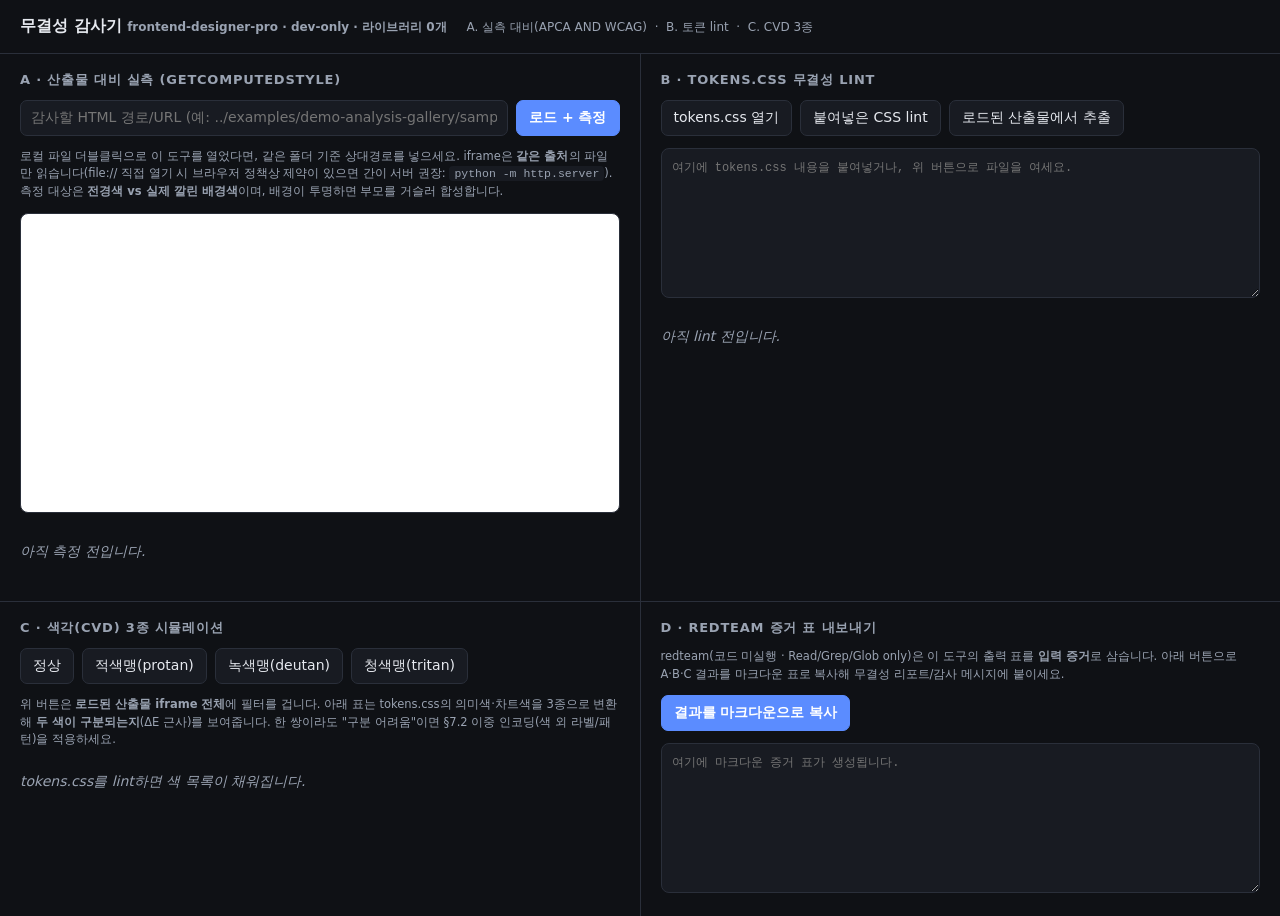
<file: tools/_audit.html>
<!doctype html>
<html lang="ko">
<head>
<meta charset="utf-8">
<meta name="viewport" content="width=device-width, initial-scale=1">
<title>frontend-designer-pro · 무빌드 무결성 감사기 (_audit.html)</title>
<!--
  ════════════════════════════════════════════════════════════════════════
  _audit.html — dev-only 무빌드 in-browser 무결성 감사기
  ────────────────────────────────────────────────────────────────────────
  WHY (이 도구가 존재하는 이유):
    references의 게이트(APCA AND WCAG 이중대비 · token lint · CVD 3종)는 모두
    "BLOCK·skip 불가"로 선언돼 있으나, 실제 강제 수단(token-lint.js·axe-core)은
    dev-only이고 WSL2/Windows에서 자주 미설치다. 그래서 게이트가 "에이전트가
    긴 체크리스트를 눈으로 자가점검"으로 붕괴한다.
    이 파일은 그 거리를 좁힌다 — Node·axe 설치 0, 브라우저 더블클릭만으로
    실제 측정이 돈다.

  WHAT (무엇을 하나 — 세 가지 게이트를 한 화면에서 실행):
    A. 산출물(또는 단독 tokens.css)을 <iframe>으로 로드 →
       getComputedStyle로 화면에 *실제로 깔린* 전경/배경 쌍을 추출 →
       APCA(Lc) AND WCAG 재측정 → pass/fail 표.
    B. tokens.css 텍스트에 lintTokens() 실행 →
       dangling / circular / orphan / hardcoded / a11y 1급 누락 검출.
    C. CVD 3종(protan/deutan/tritan) feColorMatrix 시뮬 토글 +
       산출 색 목록을 3종으로 변환해 "구분 가능?"을 눈으로 확인.

  계약 출처 (단일 소스 — 값을 바꾸려면 여기가 아니라 _contract.md를 고치고 동기화):
    · APCA/WCAG 함수·Lc 임계 75/60/45/30 ……… references/color-token-contract.md §3,
      references/a11y-checklist.md §1.2, references/_contract.md
    · lintTokens / isRef / A11Y 7키 ……………… references/token-system.md §8,
      references/_contract.md
    · CVD Machado 2009 근사 행렬 ……………… references/color-token-contract.md §7.3

  라이브러리 0개 · 무빌드 · 인라인 JS만. 사용자 산출물 폴더에는 포함하지 않는다.
  ════════════════════════════════════════════════════════════════════════
-->
<style>
  :root {
    /* 이 도구 자신의 UI 색 — 산출물 토큰과 무관한 dev chrome. */
    --ui-bg: #0f1115; --ui-panel: #181b22; --ui-line: #2a2f3a;
    --ui-fg: #e6e9ef; --ui-muted: #9aa3b2; --ui-accent: #5b8cff;
    --ui-pass: #3fb950; --ui-fail: #f85149; --ui-warn: #d29922;
    color-scheme: dark;
  }
  * { box-sizing: border-box; }
  body {
    margin: 0; font: 14px/1.55 system-ui, "Segoe UI", sans-serif;
    background: var(--ui-bg); color: var(--ui-fg);
  }
  header {
    padding: 14px 20px; border-bottom: 1px solid var(--ui-line);
    display: flex; flex-wrap: wrap; gap: 12px 20px; align-items: baseline;
  }
  header h1 { font-size: 16px; margin: 0; font-weight: 650; }
  header .sub { color: var(--ui-muted); font-size: 12px; }
  main { display: grid; grid-template-columns: 1fr 1fr; gap: 1px; background: var(--ui-line); }
  @media (max-width: 900px) { main { grid-template-columns: 1fr; } }
  section.pane { background: var(--ui-bg); padding: 16px 20px; min-width: 0; }
  section.pane h2 { font-size: 13px; text-transform: uppercase; letter-spacing: .06em;
    color: var(--ui-muted); margin: 0 0 10px; }
  .controls { display: flex; flex-wrap: wrap; gap: 8px; margin-bottom: 12px; align-items: center; }
  button, label.filebtn {
    font: inherit; cursor: pointer; border: 1px solid var(--ui-line);
    background: var(--ui-panel); color: var(--ui-fg);
    padding: 6px 12px; border-radius: 7px;
  }
  button:hover, label.filebtn:hover { border-color: var(--ui-accent); }
  button.primary { background: var(--ui-accent); border-color: var(--ui-accent); color: #fff; font-weight: 600; }
  input[type=file] { display: none; }
  input[type=text] {
    font: inherit; flex: 1 1 220px; min-width: 0;
    background: var(--ui-panel); color: var(--ui-fg);
    border: 1px solid var(--ui-line); border-radius: 7px; padding: 6px 10px;
  }
  textarea {
    width: 100%; min-height: 150px; resize: vertical;
    font: 12px/1.5 ui-monospace, "Cascadia Code", Consolas, monospace;
    background: var(--ui-panel); color: var(--ui-fg);
    border: 1px solid var(--ui-line); border-radius: 8px; padding: 10px;
  }
  iframe { width: 100%; height: 300px; border: 1px solid var(--ui-line); border-radius: 8px; background: #fff; }
  table { width: 100%; border-collapse: collapse; font-size: 12.5px; margin-top: 8px; }
  th, td { text-align: left; padding: 5px 8px; border-bottom: 1px solid var(--ui-line); vertical-align: top; }
  th { color: var(--ui-muted); font-weight: 600; }
  td.num { text-align: right; font-variant-numeric: tabular-nums; font-family: ui-monospace, monospace; }
  .badge { display: inline-block; padding: 1px 8px; border-radius: 999px; font-size: 11px; font-weight: 700; }
  .badge.pass { background: rgba(63,185,80,.16); color: var(--ui-pass); }
  .badge.fail { background: rgba(248,81,73,.16); color: var(--ui-fail); }
  .badge.warn { background: rgba(210,153,34,.16); color: var(--ui-warn); }
  .swatch { display: inline-block; width: 12px; height: 12px; border-radius: 3px;
    border: 1px solid rgba(255,255,255,.25); vertical-align: -1px; margin-right: 4px; }
  .summary { margin: 8px 0 0; padding: 10px 12px; border-radius: 8px; background: var(--ui-panel);
    border: 1px solid var(--ui-line); font-size: 13px; }
  .summary.ok { border-color: var(--ui-pass); }
  .summary.bad { border-color: var(--ui-fail); }
  .hint { color: var(--ui-muted); font-size: 11.5px; margin-top: 6px; }
  code { font-family: ui-monospace, monospace; background: var(--ui-panel); padding: 1px 5px; border-radius: 4px; }
  details { margin-top: 8px; }
  summary { cursor: pointer; color: var(--ui-muted); }
  .cvd-cell { display: inline-flex; align-items: center; gap: 6px; }
  .empty { color: var(--ui-muted); font-style: italic; padding: 8px 0; }
</style>

<!-- CVD 시뮬레이션 필터 정의 (Machado 2009 근사 — color-token-contract.md §7.3 와 동일 행렬) -->
<svg aria-hidden="true" style="position:absolute;width:0;height:0">
  <defs>
    <filter id="cvd-protan"><feColorMatrix type="matrix" values="
      0.567 0.433 0 0 0  0.558 0.442 0 0 0  0 0.242 0.758 0 0  0 0 0 1 0"/></filter>
    <filter id="cvd-deutan"><feColorMatrix type="matrix" values="
      0.625 0.375 0 0 0  0.700 0.300 0 0 0  0 0.300 0.700 0 0  0 0 0 1 0"/></filter>
    <filter id="cvd-tritan"><feColorMatrix type="matrix" values="
      0.950 0.050 0 0 0  0 0.433 0.567 0 0  0 0.475 0.525 0 0  0 0 0 1 0"/></filter>
  </defs>
</svg>
</head>
<body>
<header>
  <h1>무결성 감사기 <span class="sub">frontend-designer-pro · dev-only · 라이브러리 0개</span></h1>
  <span class="sub">A. 실측 대비(APCA AND WCAG) &nbsp;·&nbsp; B. 토큰 lint &nbsp;·&nbsp; C. CVD 3종</span>
</header>

<main>
  <!-- ═══ A. 산출물 로드 + 실측 대비 ═══ -->
  <section class="pane" id="pane-contrast">
    <h2>A · 산출물 대비 실측 (getComputedStyle)</h2>
    <div class="controls">
      <input type="text" id="urlInput" placeholder="감사할 HTML 경로/URL (예: ../examples/demo-analysis-gallery/sample-1-editorial/index.html)">
      <button class="primary" id="loadBtn">로드 + 측정</button>
    </div>
    <p class="hint">로컬 파일 더블클릭으로 이 도구를 열었다면, 같은 폴더 기준 상대경로를 넣으세요.
      iframe은 <b>같은 출처</b>의 파일만 읽습니다(file:// 직접 열기 시 브라우저 정책상 제약이 있으면 간이 서버 권장:
      <code>python -m http.server</code>). 측정 대상은 <b>전경색 vs 실제 깔린 배경색</b>이며, 배경이 투명하면 부모를 거슬러 합성합니다.</p>
    <iframe id="frame" title="감사 대상 미리보기"></iframe>
    <div id="contrastSummary"></div>
    <table id="contrastTable" hidden>
      <thead><tr>
        <th>요소</th><th>역할</th><th>전경</th><th>배경</th>
        <th class="num">APCA Lc</th><th class="num">WCAG</th><th>판정</th>
      </tr></thead>
      <tbody></tbody>
    </table>
    <p class="empty" id="contrastEmpty">아직 측정 전입니다.</p>
  </section>

  <!-- ═══ B. tokens.css lint ═══ -->
  <section class="pane" id="pane-lint">
    <h2>B · tokens.css 무결성 lint</h2>
    <div class="controls">
      <label class="filebtn">tokens.css 열기<input type="file" id="cssFile" accept=".css,text/css"></label>
      <button id="lintBtn">붙여넣은 CSS lint</button>
      <button id="lintFromFrame">로드된 산출물에서 추출</button>
    </div>
    <textarea id="cssInput" placeholder="여기에 tokens.css 내용을 붙여넣거나, 위 버튼으로 파일을 여세요."></textarea>
    <div id="lintSummary"></div>
    <table id="lintTable" hidden>
      <thead><tr><th>등급</th><th>유형</th><th>상세</th></tr></thead>
      <tbody></tbody>
    </table>
    <p class="empty" id="lintEmpty">아직 lint 전입니다.</p>
  </section>

  <!-- ═══ C. CVD 시뮬 ═══ -->
  <section class="pane" id="pane-cvd">
    <h2>C · 색각(CVD) 3종 시뮬레이션</h2>
    <div class="controls">
      <button id="cvdNormal">정상</button>
      <button id="cvdProtan">적색맹(protan)</button>
      <button id="cvdDeutan">녹색맹(deutan)</button>
      <button id="cvdTritan">청색맹(tritan)</button>
    </div>
    <p class="hint">위 버튼은 <b>로드된 산출물 iframe 전체</b>에 필터를 겁니다. 아래 표는 tokens.css의 의미색·차트색을
      3종으로 변환해 <b>두 색이 구분되는지</b>(ΔE 근사)를 보여줍니다. 한 쌍이라도 "구분 어려움"이면
      §7.2 이중 인코딩(색 외 라벨/패턴)을 적용하세요.</p>
    <table id="cvdTable" hidden>
      <thead><tr><th>토큰</th><th>정상</th><th>protan</th><th>deutan</th><th>tritan</th></tr></thead>
      <tbody></tbody>
    </table>
    <div id="cvdPairs"></div>
    <p class="empty" id="cvdEmpty">tokens.css를 lint하면 색 목록이 채워집니다.</p>
  </section>

  <!-- ═══ D. redteam 증거 내보내기 ═══ -->
  <section class="pane" id="pane-export">
    <h2>D · redteam 증거 표 내보내기</h2>
    <p class="hint">redteam(코드 미실행 · Read/Grep/Glob only)은 이 도구의 출력 표를 <b>입력 증거</b>로 삼습니다.
      아래 버튼으로 A·B·C 결과를 마크다운 표로 복사해 무결성 리포트/감사 메시지에 붙이세요.</p>
    <div class="controls"><button class="primary" id="exportBtn">결과를 마크다운으로 복사</button></div>
    <textarea id="exportOut" placeholder="여기에 마크다운 증거 표가 생성됩니다." readonly></textarea>
  </section>
</main>

<script>
/* ═══════════════════════════════════════════════════════════════════════
   계약 상수 (SSOT: references/_contract.md). 값을 바꿀 땐 _contract.md를 먼저
   고치고 여기를 동기화한다. tools/kb-consistency-check.sh 가 드리프트를 단언.
   ═══════════════════════════════════════════════════════════════════════ */
// APCA Lc 하한 (SSOT: _contract.md §3). incidental = 출처·푸터·저작권·백링크 등 의도적으로
// de-emphasize된 spot 텍스트 — APCA 카테고리상 Lc≥45(대형/UI와 동일 밴드)로 본다(핵심 본문과 구분).
const LC = { body: 75, secondary: 60, large: 45, incidental: 45, disabled: 30 };
const WCAG = { body: 4.5, secondary: 4.5, large: 3, incidental: 3, disabled: 0 };
const A11Y = ['--focus-ring-color','--focus-ring-width','--focus-ring-offset',
              '--motion-duration-fast','--motion-duration-base','--motion-reduce','--target-size-min'];
// reference 계층 판별 (token-system.md §8 isRef 와 동일 컨벤션: --color-/--space-/--font-/...)
const isRef = n => /^--color-|^--space-|^--font-|^--line-|^--radius-|^--shadow-|^--duration-/.test(n);

/* ── 색 측정 함수 (color-token-contract.md §3.2 와 동일식) ───────────────── */
function wcagRatio(hexA, hexB) {
  const lum = hex => {
    const c = hex.replace('#','').match(/.{2}/g).map(h => parseInt(h,16)/255)
      .map(v => v <= 0.03928 ? v/12.92 : Math.pow((v+0.055)/1.055, 2.4));
    return 0.2126*c[0] + 0.7152*c[1] + 0.0722*c[2];
  };
  const a = lum(hexA), b = lum(hexB);
  return (Math.max(a,b)+0.05) / (Math.min(a,b)+0.05);
}
function apcaLc(textHex, bgHex) {
  const Ys = hex => {
    const c = hex.replace('#','').match(/.{2}/g).map(h => parseInt(h,16)/255);
    return 0.2126729*Math.pow(c[0],2.4) + 0.7151522*Math.pow(c[1],2.4) + 0.0721750*Math.pow(c[2],2.4);
  };
  let Ytxt = Ys(textHex), Ybg = Ys(bgHex);
  const blkThr=0.022, blkClmp=1.414;
  const clamp = Y => Y < blkThr ? Y + Math.pow(blkThr - Y, blkClmp) : Y;
  Ytxt = clamp(Ytxt); Ybg = clamp(Ybg);
  if (Math.abs(Ybg - Ytxt) < 0.0005) return 0;
  let SAPC, Lc;
  if (Ybg > Ytxt) {
    SAPC = (Math.pow(Ybg,0.56) - Math.pow(Ytxt,0.57)) * 1.14;
    Lc = SAPC < 0.001 ? 0 : (SAPC - 0.027) * 100;
  } else {
    SAPC = (Math.pow(Ybg,0.65) - Math.pow(Ytxt,0.62)) * 1.14;
    Lc = SAPC > -0.001 ? 0 : (SAPC + 0.027) * 100;
  }
  return +Math.abs(Lc).toFixed(1);
}

/* ── 토큰 lint (token-system.md §8 lintTokens 와 동일 로직) ──────────────── */
function lintTokens(css) {
  const def = {};
  const re = /(--[\w-]+)\s*:\s*([^;]+);/g;
  let m; while ((m = re.exec(css))) def[m[1]] = m[2].trim();
  const refs = v => [...v.matchAll(/var\(\s*(--[\w-]+)/g)].map(x => x[1]);
  const used = new Set(), block = [], warn = [];
  for (const [name, val] of Object.entries(def)) {
    const isHard = !val.includes('var(') &&
      (/#[0-9a-fA-F]{3,8}\b/.test(val) || /\b\d+(\.\d+)?px\b/.test(val));
    // a11y 1급 7키는 설계상 raw px/ms/플래그를 담으므로 HARDCODE 면제(_contract.md §5·§6, token-system §8과 동일)
    if (isHard && !isRef(name) && !A11Y.includes(name)) block.push({type:'HARDCODE', detail:`${name}: ${val} (var()로 참조하세요)`});
    for (const r of refs(val)) {
      used.add(r);
      if (!(r in def)) block.push({type:'DANGLING', detail:`${name} → ${r} (정의 없음)`});
    }
  }
  const seen = (start, n, path) => {
    for (const r of refs(def[n] || '')) {
      if (r === start) { block.push({type:'CIRCULAR', detail:`${path.join(' → ')} → ${r}`}); return; }
      if (def[r] && !path.includes(r)) seen(start, r, [...path, r]);
    }
  };
  for (const n of Object.keys(def)) seen(n, n, [n]);
  for (const n of Object.keys(def)) if (!used.has(n) && !A11Y.includes(n)) warn.push({type:'ORPHAN', detail:`${n} (아무도 참조 안 함)`});
  for (const a of A11Y) if (!(a in def)) block.push({type:'A11Y-MISS', detail:`${a} (경량 모드도 필수)`});
  return { ok: block.length === 0, block, warn, def };
}

/* ── 색 정규화: 임의 CSS Color 4 값 → #rrggbb (+ alpha) ─────────────────────
   getComputedStyle는 Chrome에서 oklch 저작 색을 `oklch(...)`로 그대로 반환한다
   (rgb()로 직렬화하지 않음). 이 플러그인은 OKLCH-우선을 강제하므로 정상 산출물일수록
   색이 oklch로 온다. 따라서 정규식 파싱(#hex/rgb만) 대신 **1×1 캔버스 픽셀 readback**으로
   브라우저가 그릴 수 있는 모든 CSS Color 4 값(oklch/oklab/color()/hsl/named/hex/rgb)을
   실제 렌더된 sRGB 바이트로 환산한다. 라이브러리 0·무빌드 유지. */
const _normCanvas = (() => { const c = document.createElement('canvas'); c.width = c.height = 1; return c; })();
const _normCtx = _normCanvas.getContext('2d', { willReadFrequently: true });
// 색을 그려 [r,g,b,a(0~255)] 반환. 무효/미지원이면 null.
function rgbaOf(color) {
  color = (color || '').trim();
  if (!color) return null;
  try {
    _normCtx.clearRect(0, 0, 1, 1);
    _normCtx.fillStyle = '#000';     // 무효값이면 직전 유효값(#000) 유지되므로 센티넬
    _normCtx.fillStyle = color;      // 파싱 불가면 fillStyle이 안 바뀜(여전히 #000)
    _normCtx.fillRect(0, 0, 1, 1);
    const d = _normCtx.getImageData(0, 0, 1, 1).data;
    return [d[0], d[1], d[2], d[3]];
  } catch (e) { return null; }
}
function toHex(color) {
  const d = rgbaOf(color);
  if (!d) return null;
  if (d[3] === 0) return null;       // 완전 투명 → effectiveBg 합성이 부모로 진행하게
  return '#' + [d[0], d[1], d[2]].map(v => v.toString(16).padStart(2, '0')).join('');
}

/* ── 실제 깔린 배경 합성: 요소가 (반)투명하면 조상으로 거슬러 첫 불투명색 ──
   배경 alpha 판별을 정규식(rgba만) 대신 픽셀 readback의 d[3]로 한다 → oklch 배경도 처리. */
function effectiveBg(el, win) {
  let node = el;
  while (node && node.nodeType === 1) {
    const d = rgbaOf(win.getComputedStyle(node).backgroundColor);
    if (d && d[3] > 13) {            // alpha > ~0.05(=13/255) 이면 사실상 불투명한 배경
      return '#' + [d[0], d[1], d[2]].map(v => v.toString(16).padStart(2, '0')).join('');
    }
    node = node.parentElement;
  }
  return '#ffffff'; // 최종 폴백: 흰 페이지
}

/* 역할 추론: 크기·굵기 + 의미 맥락으로 분류 (간이 — 경계는 DevTools APCA 교차검증).
   incidental 티어: 출처·푸터·저작권·백링크 등 *의도적으로 de-emphasize된 spot 텍스트*는
   본문(Lc≥75)이 아니라 APCA spot-text 밴드(Lc≥45)로 본다 → footer/copyright/메타를
   body 기준으로 과탐해 비개발자가 멀쩡한 푸터를 고치려 드는 오해를 막는다. */
function roleOf(cs, el) {
  const px = parseFloat(cs.fontSize) || 16;
  const w = parseInt(cs.fontWeight) || 400;
  const large = px >= 24 || (px >= 18.66 && w >= 700);
  if (large) return 'large';
  // incidental: <small> 이거나, footer/contentinfo 랜드마크 후손이거나,
  // 클래스에 footer/meta/copyright/eyebrow/caption/credit 류 신호가 있는 작은 글씨.
  if (el) {
    const tag = el.tagName.toLowerCase();
    const inFooter = !!el.closest('footer, [role="contentinfo"], .data-meta, .site-footer');
    const cls = (el.className && el.className.baseVal !== undefined ? el.className.baseVal : (el.className || '')) + '';
    // caption·source는 제외 — 차트 figcaption/캡션은 takeaway(핵심)를 담아 spot-text로 완화하면 위험.
    //   푸터 출처는 inFooter(.data-meta/footer closest)로 이미 잡히므로 bare 'source' 클래스 완화 불필요.
    const metaCls = /footer|copyright|eyebrow|overline|kicker|credit|byline|legal|disclaimer|backlink|back-link|breadcrumb/i.test(cls);
    if (tag === 'small' || inFooter || metaCls) return 'incidental';
  }
  if (px <= 13) return 'secondary';
  return 'body';
}

/* ═══ A. iframe 로드 + 측정 ═══ */
const frame = document.getElementById('frame');
let lastContrastRows = [], lastLint = null, lastCvdRows = [];

document.getElementById('loadBtn').onclick = () => {
  const url = document.getElementById('urlInput').value.trim();
  if (!url) return;
  frame.src = url;
};
frame.addEventListener('load', () => { measureContrast(); });

function measureContrast() {
  const tbody = document.querySelector('#contrastTable tbody');
  const empty = document.getElementById('contrastEmpty');
  const tableEl = document.getElementById('contrastTable');
  const summary = document.getElementById('contrastSummary');
  tbody.innerHTML = ''; lastContrastRows = [];
  let win, doc;
  try { win = frame.contentWindow; doc = frame.contentDocument; if (!doc) throw 0; }
  catch (e) {
    empty.hidden = false; tableEl.hidden = true;
    empty.textContent = '⚠ iframe을 읽을 수 없습니다(교차 출처/파일 정책). 같은 폴더의 상대경로 또는 간이 서버로 여세요.';
    summary.innerHTML = ''; return;
  }
  // 텍스트를 담은 요소를 표본 수집(중복 색쌍은 1회만)
  const candidates = doc.querySelectorAll('p, h1, h2, h3, h4, h5, h6, a, button, span, li, td, th, label, caption, figcaption, small');
  const sampleSize = candidates.length;
  const seenPairs = new Set();
  let pass = 0, fail = 0;
  for (const el of candidates) {
    const txt = (el.textContent || '').trim();
    if (!txt || txt.length < 2) continue;
    if (el.children.length && !Array.prototype.some.call(el.childNodes, n => n.nodeType === 3 && n.textContent.trim())) continue; // 직접 텍스트 노드 보유만
    const cs = win.getComputedStyle(el);
    if (cs.visibility === 'hidden' || cs.display === 'none' || parseFloat(cs.opacity) === 0) continue;
    // 화면 밖/0크기 요소 제외: 스킵링크(평소 top:-48px로 문서 위로 숨김)·visually-hidden(1px clip)
    // 등은 평소 보이지 않으므로 측정 대상 아님(false-positive FAIL 방지).
    // 한계: position:fixed 요소는 페이지좌표 보정과 어긋나 드물게 표본에서 빠질 수 있다
    //   (제외 방향이라 false-FAIL은 아님). 고정 헤더·플로팅 CTA의 텍스트 대비는 별도 확인 권장.
    const r = el.getBoundingClientRect();
    const pageTop = r.top + win.scrollY, pageLeft = r.left + win.scrollX;
    if (r.width < 2 || r.height < 2 ||        // 사실상 0크기(visually-hidden 1px 등)
        r.bottom <= 0 || r.right <= 0 ||      // 문서 위/왼쪽 밖으로 완전히 벗어남(스킵링크 top:-48px)
        pageTop < -1 || pageLeft < -1) continue; // 페이지 좌표가 음수(off-canvas 숨김)

    const fg = toHex(cs.color);
    const bg = effectiveBg(el, win);
    if (!fg || !bg) continue;
    const role = roleOf(cs, el);
    const key = fg + '|' + bg + '|' + role;
    if (seenPairs.has(key)) continue;
    seenPairs.add(key);
    const lc = apcaLc(fg, bg), ratio = +wcagRatio(fg, bg).toFixed(2);
    const okLc = lc >= LC[role], okW = ratio >= WCAG[role];
    const ok = okLc && okW;
    ok ? pass++ : fail++;
    lastContrastRows.push({ sample: txt.slice(0,28), role, fg, bg, lc, ratio, ok });
  }
  if (!lastContrastRows.length) {
    empty.hidden = false; tableEl.hidden = true;
    empty.textContent = '텍스트 요소를 찾지 못했습니다(빈 페이지이거나 색 추출 실패).';
    summary.innerHTML = ''; return;
  }
  empty.hidden = true; tableEl.hidden = false;
  for (const r of lastContrastRows) {
    const tr = document.createElement('tr');
    tr.innerHTML =
      `<td>${escapeHtml(r.sample)}</td><td>${r.role}</td>` +
      `<td><span class="swatch" style="background:${r.fg}"></span>${r.fg}</td>` +
      `<td><span class="swatch" style="background:${r.bg}"></span>${r.bg}</td>` +
      `<td class="num">${r.lc}</td><td class="num">${r.ratio}</td>` +
      `<td><span class="badge ${r.ok?'pass':'fail'}">${r.ok?'PASS':'FAIL'}</span></td>`;
    tbody.appendChild(tr);
  }
  // 핵심(본문/보조/대형) FAIL과 incidental(출처·푸터·백링크 등) 낮음을 분리 보고.
  // 핵심 FAIL = 반드시 교체(BLOCK). incidental 낮음 = de-emphasize 의도일 수 있어 DevTools APCA 교차확인 권장(연성).
  const coreRoles = new Set(['body', 'secondary', 'large']);
  const coreFail = lastContrastRows.filter(r => !r.ok && coreRoles.has(r.role)).length;
  const incidentalLow = lastContrastRows.filter(r => !r.ok && !coreRoles.has(r.role)).length;
  if (coreFail > 0) {
    summary.className = 'summary bad';
    summary.innerHTML = `<b>대비 게이트 FAIL</b> — 핵심 텍스트 ${coreFail}쌍이 임계 미달. <span class="badge fail">BLOCK</span> 해당 색쌍을 교체 후 재산출하세요.` +
      (incidentalLow ? ` (그 외 출처·푸터 등 incidental ${incidentalLow}쌍 낮음 — 의도적 de-emphasize면 OK, 애매하면 DevTools APCA 교차확인.)` : '');
  } else if (incidentalLow > 0) {
    summary.className = 'summary ok';
    summary.innerHTML = `<b>핵심 대비 PASS</b> — 본문·제목 등 핵심 ${lastContrastRows.length - incidentalLow}쌍 APCA AND WCAG 통과. ` +
      `출처·푸터·백링크 등 <b>incidental ${incidentalLow}쌍은 의도적으로 낮춘 보조 텍스트</b>일 수 있다(spot-text 기준 Lc≥45). 교체 전 DevTools APCA로 교차확인 권장 — 자동 BLOCK 아님.`;
  } else {
    summary.className = 'summary ok';
    summary.innerHTML = `<b>대비 게이트 PASS</b> — 표본 ${lastContrastRows.length}쌍 모두 APCA AND WCAG 통과 (스캔 후보 ${sampleSize}개).`;
  }
}

/* ═══ B. lint ═══ */
function runLint(css) {
  const empty = document.getElementById('lintEmpty');
  const tableEl = document.getElementById('lintTable');
  const tbody = document.querySelector('#lintTable tbody');
  const summary = document.getElementById('lintSummary');
  tbody.innerHTML = '';
  if (!css || !css.trim()) {
    empty.hidden = false; tableEl.hidden = true; summary.innerHTML = '';
    empty.textContent = '입력된 CSS가 없습니다.'; return;
  }
  const res = lintTokens(css); lastLint = res;
  const rows = [...res.block.map(b => ({grade:'BLOCK', ...b})), ...res.warn.map(w => ({grade:'WARN', ...w}))];
  if (!rows.length) {
    empty.hidden = false; tableEl.hidden = true;
    empty.textContent = '';
  } else {
    empty.hidden = true; tableEl.hidden = false;
    for (const r of rows) {
      const tr = document.createElement('tr');
      tr.innerHTML = `<td><span class="badge ${r.grade==='BLOCK'?'fail':'warn'}">${r.grade}</span></td>`+
        `<td>${r.type}</td><td>${escapeHtml(r.detail)}</td>`;
      tbody.appendChild(tr);
    }
  }
  summary.className = 'summary ' + (res.ok ? 'ok' : 'bad');
  summary.innerHTML = res.ok
    ? `<b>토큰 lint PASS</b> — BLOCK 0건${res.warn.length?`, WARN ${res.warn.length}건(고아/레이어 — 알림만)`:''}. 토큰 ${Object.keys(res.def).length}개 검사.`
    : `<b>토큰 lint FAIL</b> — BLOCK ${res.block.length}건. <span class="badge fail">출고 금지</span> 교체 후 재산출(skip 불가).`;
  buildCvd(res.def);
}
document.getElementById('lintBtn').onclick = () => runLint(document.getElementById('cssInput').value);
document.getElementById('cssFile').onchange = e => {
  const f = e.target.files[0]; if (!f) return;
  const r = new FileReader();
  r.onload = () => { document.getElementById('cssInput').value = r.result; runLint(r.result); };
  r.readAsText(f);
};
document.getElementById('lintFromFrame').onclick = () => {
  try {
    const doc = frame.contentDocument; if (!doc) throw 0;
    // <style> 태그 + 링크된 스타일시트 규칙 텍스트를 모아 lint
    let css = '';
    for (const s of doc.querySelectorAll('style')) css += s.textContent + '\n';
    for (const ss of doc.styleSheets) {
      try { for (const rule of ss.cssRules) css += rule.cssText + '\n'; } catch (e) {}
    }
    document.getElementById('cssInput').value = css;
    runLint(css);
  } catch (e) {
    alert('로드된 산출물에서 CSS를 읽지 못했습니다(교차 출처/미로드). 먼저 A에서 로드하세요.');
  }
};

/* ═══ C. CVD ═══ */
function applyCvd(filter) {
  try { frame.contentDocument.body.style.filter = filter; }
  catch (e) { alert('iframe 본문에 필터를 걸지 못했습니다(먼저 A에서 산출물을 로드하세요).'); }
}
document.getElementById('cvdNormal').onclick = () => applyCvd('');
document.getElementById('cvdProtan').onclick = () => applyCvd('url(#cvd-protan)');
document.getElementById('cvdDeutan').onclick = () => applyCvd('url(#cvd-deutan)');
document.getElementById('cvdTritan').onclick = () => applyCvd('url(#cvd-tritan)');

// Machado 2009 근사 행렬을 JS로 직접 적용(스와치 변환·구분 가능성 판정용)
const CVD_M = {
  protan: [0.567,0.433,0, 0.558,0.442,0, 0,0.242,0.758],
  deutan: [0.625,0.375,0, 0.700,0.300,0, 0,0.300,0.700],
  tritan: [0.950,0.050,0, 0,0.433,0.567, 0,0.475,0.525],
};
function cvdHex(hex, kind) {
  const c = hex.replace('#','').match(/.{2}/g).map(h => parseInt(h,16));
  const M = CVD_M[kind];
  const out = [0,1,2].map(i => {
    const v = M[i*3]*c[0] + M[i*3+1]*c[1] + M[i*3+2]*c[2];
    return Math.max(0, Math.min(255, Math.round(v)));
  });
  return '#' + out.map(v => v.toString(16).padStart(2,'0')).join('');
}
// 두 색의 구분 가능성: 간이 sRGB 유클리드 ΔE (>=25 면 충분히 구분)
function colorDist(h1, h2) {
  const a = h1.replace('#','').match(/.{2}/g).map(x=>parseInt(x,16));
  const b = h2.replace('#','').match(/.{2}/g).map(x=>parseInt(x,16));
  return Math.round(Math.sqrt((a[0]-b[0])**2 + (a[1]-b[1])**2 + (a[2]-b[2])**2));
}
function buildCvd(def) {
  const tableEl = document.getElementById('cvdTable');
  const tbody = document.querySelector('#cvdTable tbody');
  const empty = document.getElementById('cvdEmpty');
  const pairsEl = document.getElementById('cvdPairs');
  tbody.innerHTML = ''; pairsEl.innerHTML = ''; lastCvdRows = [];
  // 의미색·차트색만 골라 표시 (viz/danger/success/warning/accent/brand 등)
  const picks = [];
  for (const [name, raw] of Object.entries(def||{})) {
    if (!/viz|danger|success|warn|accent|brand|categorical|sequential|diverging/i.test(name)) continue;
    // 값이 var()면 정의를 한 단계 따라간다(간이 1-hop)
    let val = raw;
    const vm = val.match(/var\(\s*(--[\w-]+)/);
    if (vm && def[vm[1]]) val = def[vm[1]];
    const hex = toHex(val);
    if (hex) picks.push({ name, hex });
  }
  if (!picks.length) { empty.hidden = false; tableEl.hidden = true; empty.textContent = '의미색/차트색 토큰을 찾지 못했습니다.'; return; }
  empty.hidden = true; tableEl.hidden = false;
  for (const p of picks) {
    const tr = document.createElement('tr');
    const cell = h => `<span class="cvd-cell"><span class="swatch" style="background:${h}"></span>${h}</span>`;
    tr.innerHTML = `<td>${p.name}</td><td>${cell(p.hex)}</td>`+
      `<td>${cell(cvdHex(p.hex,'protan'))}</td>`+
      `<td>${cell(cvdHex(p.hex,'deutan'))}</td>`+
      `<td>${cell(cvdHex(p.hex,'tritan'))}</td>`;
    tbody.appendChild(tr);
    lastCvdRows.push(p);
  }
  // categorical/의미색 쌍 구분 가능성 점검
  const cat = picks.filter(p => /categorical|viz|brand|accent|danger|success|warn/i.test(p.name));
  const bad = [];
  for (let i = 0; i < cat.length; i++) for (let j = i+1; j < cat.length; j++) {
    for (const kind of ['protan','deutan','tritan']) {
      const d = colorDist(cvdHex(cat[i].hex,kind), cvdHex(cat[j].hex,kind));
      if (d < 25) bad.push(`${cat[i].name} ↔ ${cat[j].name} (${kind} ΔE≈${d})`);
    }
  }
  if (bad.length) {
    pairsEl.innerHTML = `<div class="summary bad"><b>CVD 구분 위험 ${bad.length}쌍</b> — 색만으로 구분 어려움. §7.2 이중 인코딩 적용.`+
      `<details><summary>상세</summary>${bad.map(b=>escapeHtml(b)).join('<br>')}</details></div>`;
  } else {
    pairsEl.innerHTML = `<div class="summary ok"><b>CVD 구분 OK</b> — 검사한 색쌍 모두 3종에서 구분 가능(ΔE≥25 근사).</div>`;
  }
}

/* ═══ D. 마크다운 증거 내보내기 (redteam 입력) ═══ */
document.getElementById('exportBtn').onclick = () => {
  // 자기증명 헤더: 입력 지문 + 측정 시각 — redteam(코드 미실행)이 "이 표가 정말 현재 산출물에서,
  // 직전 수정 이후에 나왔는지"를 손으로 확인하게 한다(측정 SPOF의 입력결합 층 차단, design-redteam-pro §4-b).
  const cssText = document.getElementById('cssInput').value || '';
  const frameSig = (frame.getAttribute('src') || '') + '' + JSON.stringify(lastContrastRows);
  const fingerprint = 'css' + fnv1a(cssText) + '-dom' + fnv1a(frameSig);
  let ts; try { ts = new Date().toISOString(); } catch (e) { ts = '(시각 미상)'; }
  let md = '## _audit.html 측정 증거 (dev-only · 무빌드)\n\n';
  md += `> **자기증명 헤더** · 입력 지문: \`${fingerprint}\` · 측정 시각: ${ts}\n`;
  md += '> redteam 검증(design-redteam-pro §4-b): 이 지문이 현재 산출물(tokens.css + 로드된 index.html)에서 나왔는지, 시각이 직전 수정 이후인지 확인. A의 raw 전경/배경 색쌍은 §3.2 식 손계산 교차검증용.\n\n';
  md += '### A. 대비 실측 (APCA AND WCAG)\n\n';
  if (lastContrastRows.length) {
    md += '| 표본 | 역할 | 전경 | 배경 | APCA Lc | WCAG | 판정 |\n|---|---|---|---|---:|---:|---|\n';
    for (const r of lastContrastRows)
      md += `| ${r.sample} | ${r.role} | ${r.fg} | ${r.bg} | ${r.lc} | ${r.ratio} | ${r.ok?'PASS':'**FAIL**'} |\n`;
  } else md += '_측정 안 됨_\n';
  md += '\n### B. 토큰 lint\n\n';
  if (lastLint) {
    md += lastLint.ok ? `BLOCK 0건, WARN ${lastLint.warn.length}건 — PASS\n\n` : `BLOCK ${lastLint.block.length}건 — **출고 금지**\n\n`;
    if (lastLint.block.length) { md += '| 등급 | 유형 | 상세 |\n|---|---|---|\n';
      for (const b of lastLint.block) md += `| BLOCK | ${b.type} | ${b.detail} |\n`; }
  } else md += '_lint 안 됨_\n';
  md += '\n### C. CVD 3종\n\n';
  if (lastCvdRows.length) {
    md += '| 토큰 | 정상 | protan | deutan | tritan |\n|---|---|---|---|---|\n';
    for (const p of lastCvdRows)
      md += `| ${p.name} | ${p.hex} | ${cvdHex(p.hex,'protan')} | ${cvdHex(p.hex,'deutan')} | ${cvdHex(p.hex,'tritan')} |\n`;
  } else md += '_CVD 표 없음_\n';
  const out = document.getElementById('exportOut');
  out.value = md;
  out.select();
  try { navigator.clipboard.writeText(md); } catch (e) {}
};

function escapeHtml(s) { return String(s).replace(/[&<>"]/g, c => ({'&':'&amp;','<':'&lt;','>':'&gt;','"':'&quot;'}[c])); }
// FNV-1a 32bit 해시 (라이브러리 0·무빌드·file:// 안전 — SubtleCrypto 불요). 입력 지문 생성용(자기증명 표).
// 측정 함수(apcaLc/wcagRatio/lintTokens)와 무관한 _audit.html 고유 함수라 references와 동기 대상 아님.
function fnv1a(str){let h=0x811c9dc5;const s=String(str);for(let i=0;i<s.length;i++){h^=s.charCodeAt(i);h=Math.imul(h,0x01000193);}return (h>>>0).toString(16).padStart(8,'0');}
</script>
</body>
</html>
</file>
